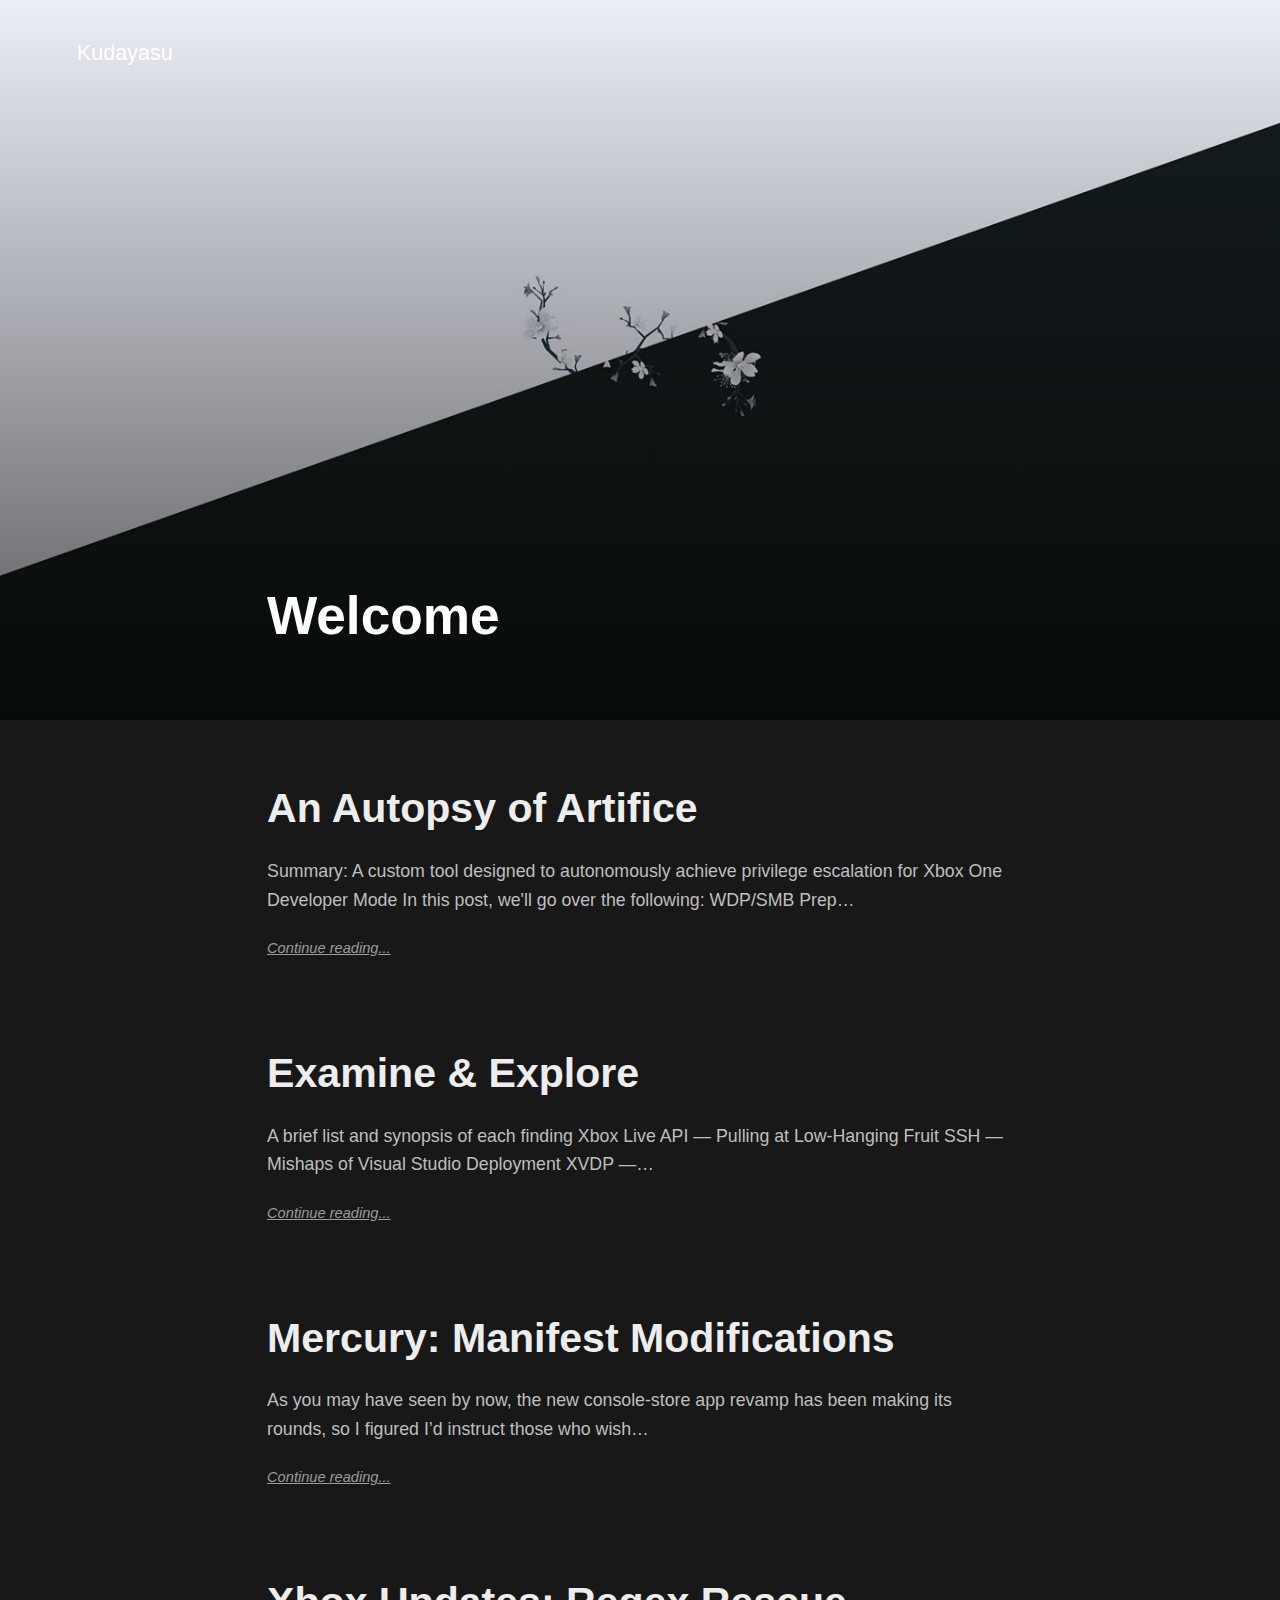
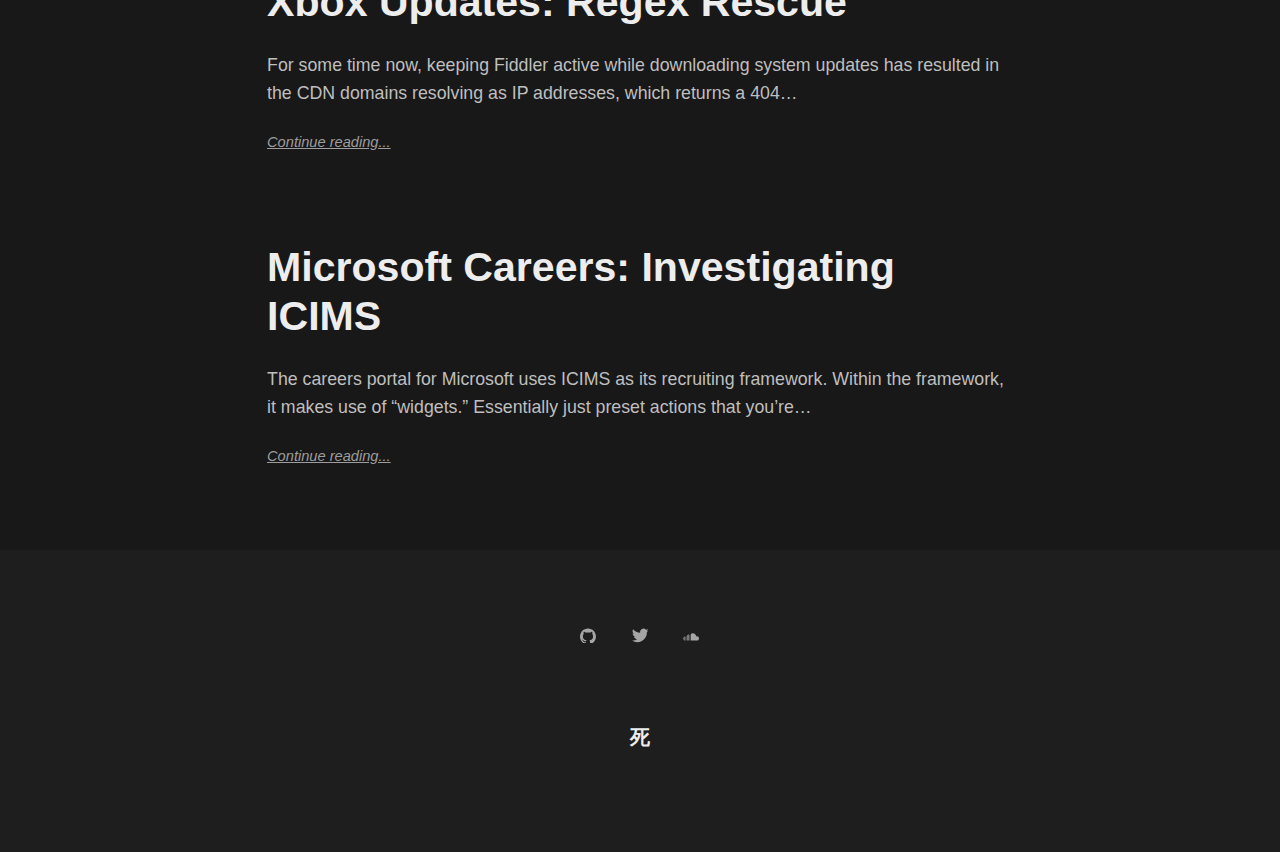
<file: index.html>
<!DOCTYPE html><html lang="en-us"><head><meta charset="utf-8"><meta http-equiv="X-UA-Compatible" content="IE=edge"><meta name="viewport" content="width=device-width,initial-scale=1"><title>Mirror of Solace</title><meta name="generator" content="Publii Open-Source CMS for Static Site"><link rel="canonical" href="./"><link rel="shortcut icon" href="./media/website/icons8-saturn-16.png" type="image/x-icon"><link rel="stylesheet" href="./assets/css/style.css?v=552c80d3ade3227114755b040844acd7"><script type="application/ld+json">{"@context":"http://schema.org","@type":"Organization","name":"Kudayasu","url":"./","sameAs":["https://github.com/Kudayasu","https://twitter.com/Kudayasu","https://soundcloud.com/kudayasu"]}</script><noscript><style>img[loading] {
                    opacity: 1;
                }</style></noscript></head><body><div class="site-container"><header class="top" id="js-header"><a class="logo" href="./">Kudayasu</a></header><main><div class="hero"><figure class="hero__image hero__image--overlay"><img src="./media/website/pxfuel.png" srcset="./media/website/responsive/pxfuel-xs.png 300w, ./media/website/responsive/pxfuel-sm.png 480w, ./media/website/responsive/pxfuel-md.png 768w, ./media/website/responsive/pxfuel-lg.png 1024w, ./media/website/responsive/pxfuel-xl.png 1360w, ./media/website/responsive/pxfuel-2xl.png 1600w" sizes="100vw" loading="eager" width="3840" height="2160" alt=""></figure><header class="hero__content"><div class="wrapper"><h1>Welcome</h1></div></header></div><div class="feed"><article class="feed__item"><header class="wrapper"><h2><a href="./an-autopsy-of-artifice/">An Autopsy of Artifice</a></h2></header><div class="wrapper"><p>Summary: A custom tool designed to autonomously achieve privilege escalation for Xbox One Developer Mode In this post, we'll go over the following: WDP/SMB Prep&hellip;</p><a href="./an-autopsy-of-artifice/" class="readmore feed__readmore">Continue reading...</a></div></article><article class="feed__item"><header class="wrapper"><h2><a href="./examine-and-explore/">Examine &amp; Explore</a></h2></header><div class="wrapper"><p>A brief list and synopsis of each finding Xbox Live API — Pulling at Low-Hanging Fruit SSH — Mishaps of Visual Studio Deployment XVDP —&hellip;</p><a href="./examine-and-explore/" class="readmore feed__readmore">Continue reading...</a></div></article><article class="feed__item"><header class="wrapper"><h2><a href="./modifying-mercurys-manifest/">Mercury: Manifest Modifications</a></h2></header><div class="wrapper"><p>As you may have seen by now, the new console-store app revamp has been making its rounds, so I figured I’d instruct those who wish&hellip;</p><a href="./modifying-mercurys-manifest/" class="readmore feed__readmore">Continue reading...</a></div></article><article class="feed__item"><header class="wrapper"><h2><a href="./xbox-devmode-updates-regex-rescue/">Xbox Updates: Regex Rescue</a></h2></header><div class="wrapper"><p>For some time now, keeping Fiddler active while downloading system updates has resulted in the CDN domains resolving as IP addresses, which returns a 404&hellip;</p><a href="./xbox-devmode-updates-regex-rescue/" class="readmore feed__readmore">Continue reading...</a></div></article><article class="feed__item"><header class="wrapper"><h2><a href="./microsoft-careers-internal-icims-intel/">Microsoft Careers: Investigating ICIMS</a></h2></header><div class="wrapper"><p>The careers portal for Microsoft uses ICIMS as its recruiting framework. Within the framework, it makes use of “widgets.” Essentially just preset actions that you’re&hellip;</p><a href="./microsoft-careers-internal-icims-intel/" class="readmore feed__readmore">Continue reading...</a></div></article></div></main><footer class="footer"><div class="footer__social"><a href="https://github.com/Kudayasu" aria-label="Facebook"><svg><use xlink:href="./assets/svg/svg-map.svg#facebook"/></svg> </a><a href="https://twitter.com/Kudayasu" aria-label="Twitter"><svg><use xlink:href="./assets/svg/svg-map.svg#twitter"/></svg> </a><a href="https://soundcloud.com/kudayasu" aria-label="Instagram"><svg><use xlink:href="./assets/svg/svg-map.svg#instagram"/></svg></a></div><div class="footer__copyright"><h5>死</h5></div><button onclick="backToTopFunction()" id="backToTop" class="footer__bttop" aria-label="Back to top" title="Back to top"><svg><use xlink:href="./assets/svg/svg-map.svg#toparrow"/></svg></button></footer></div><script defer="defer" src="./assets/js/scripts.min.js?v=f47c11534595205f20935f0db2a62a85"></script><script>window.publiiThemeMenuConfig={mobileMenuMode:'sidebar',animationSpeed:300,submenuWidth: 'auto',doubleClickTime:500,mobileMenuExpandableSubmenus:true,relatedContainerForOverlayMenuSelector:'.top'};</script><script>var images = document.querySelectorAll('img[loading]');
        for (var i = 0; i < images.length; i++) {
            if (images[i].complete) {
                images[i].classList.add('is-loaded');
            } else {
                images[i].addEventListener('load', function () {
                    this.classList.add('is-loaded');
                }, false);
            }
        }</script></body></html>
</file>
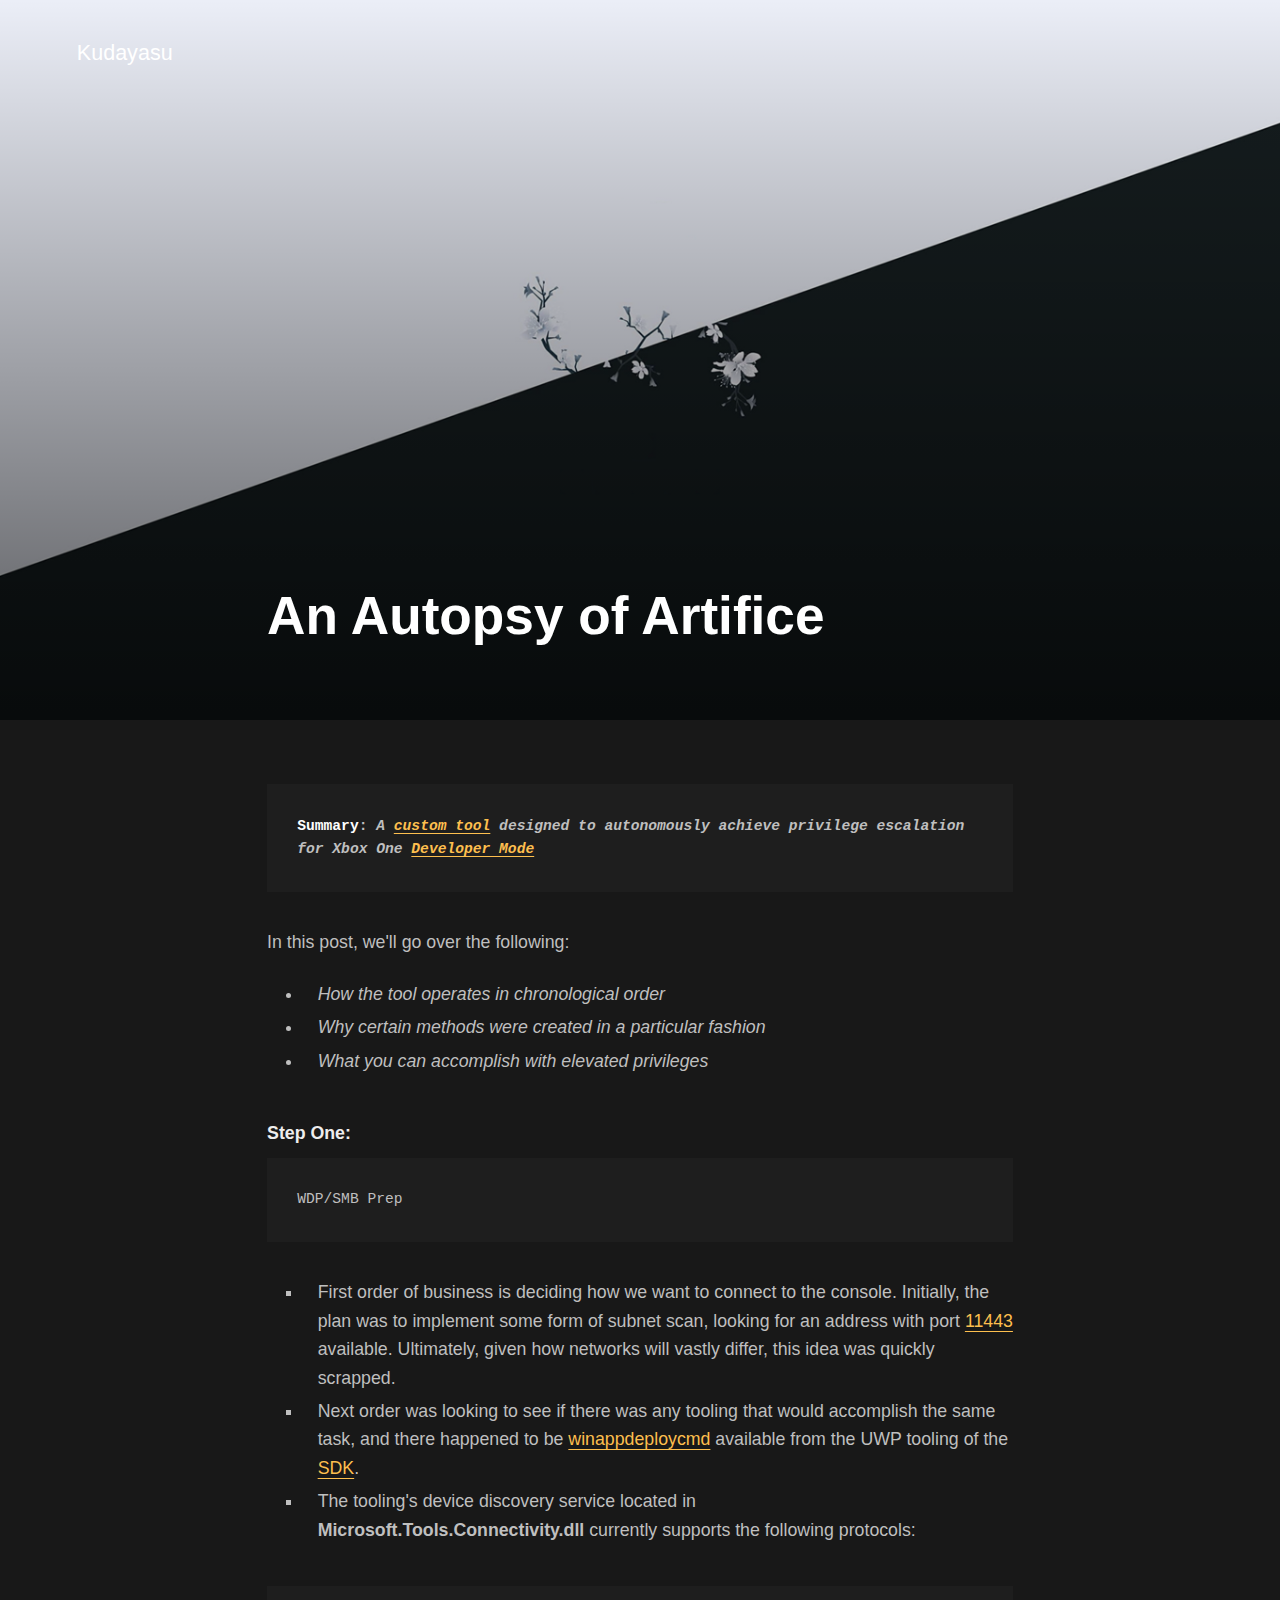
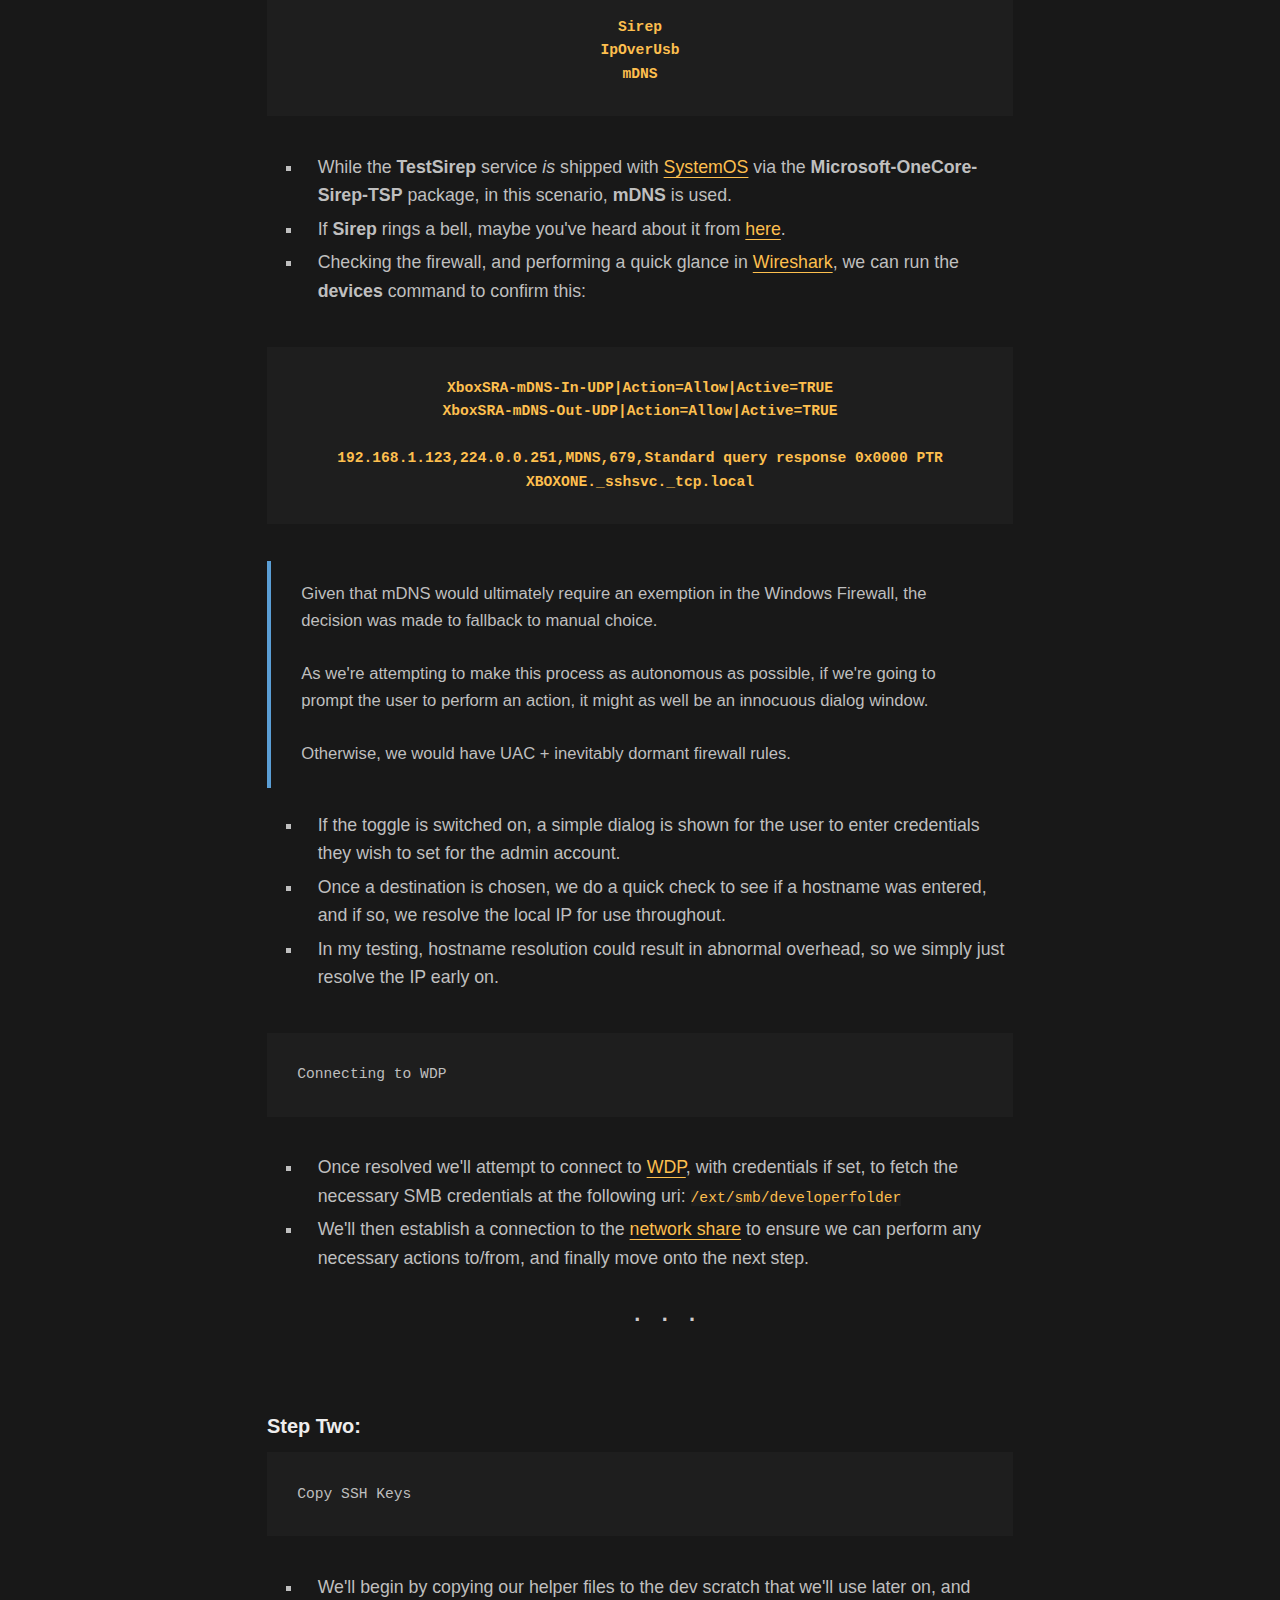
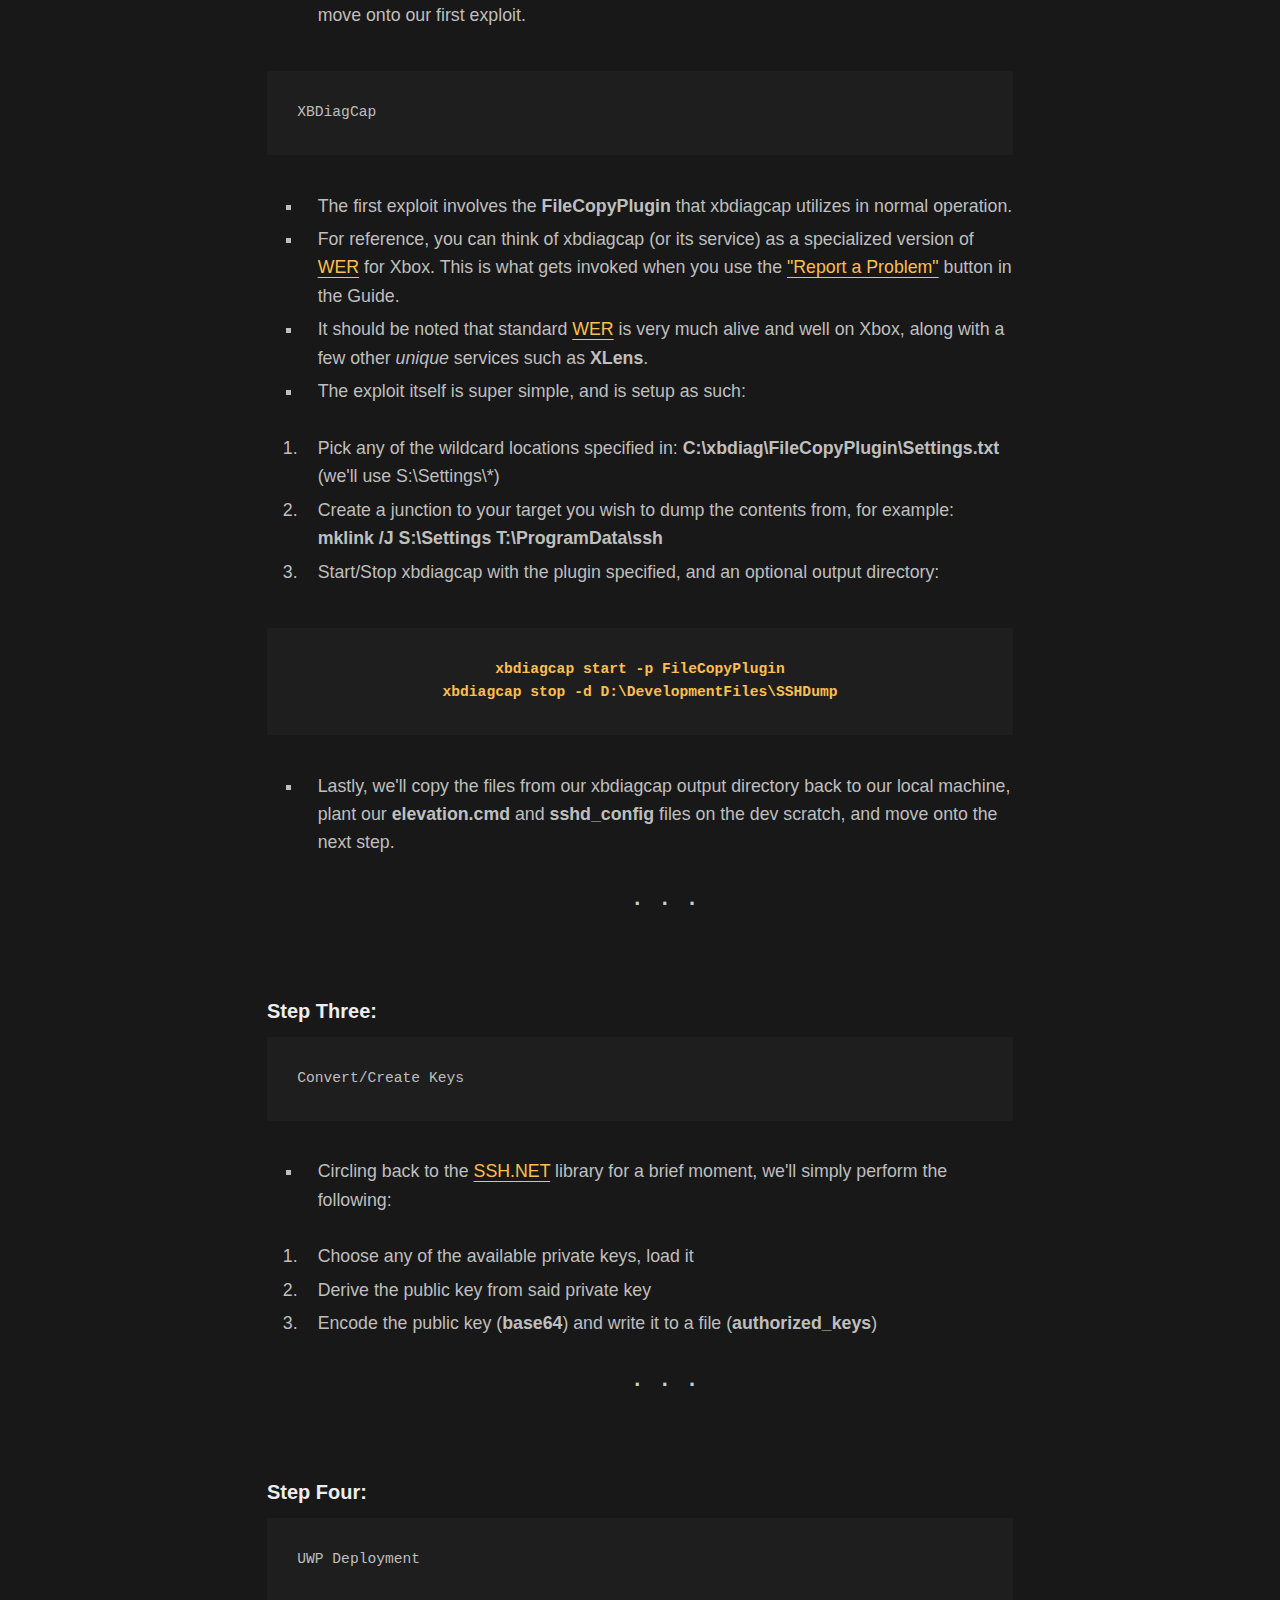
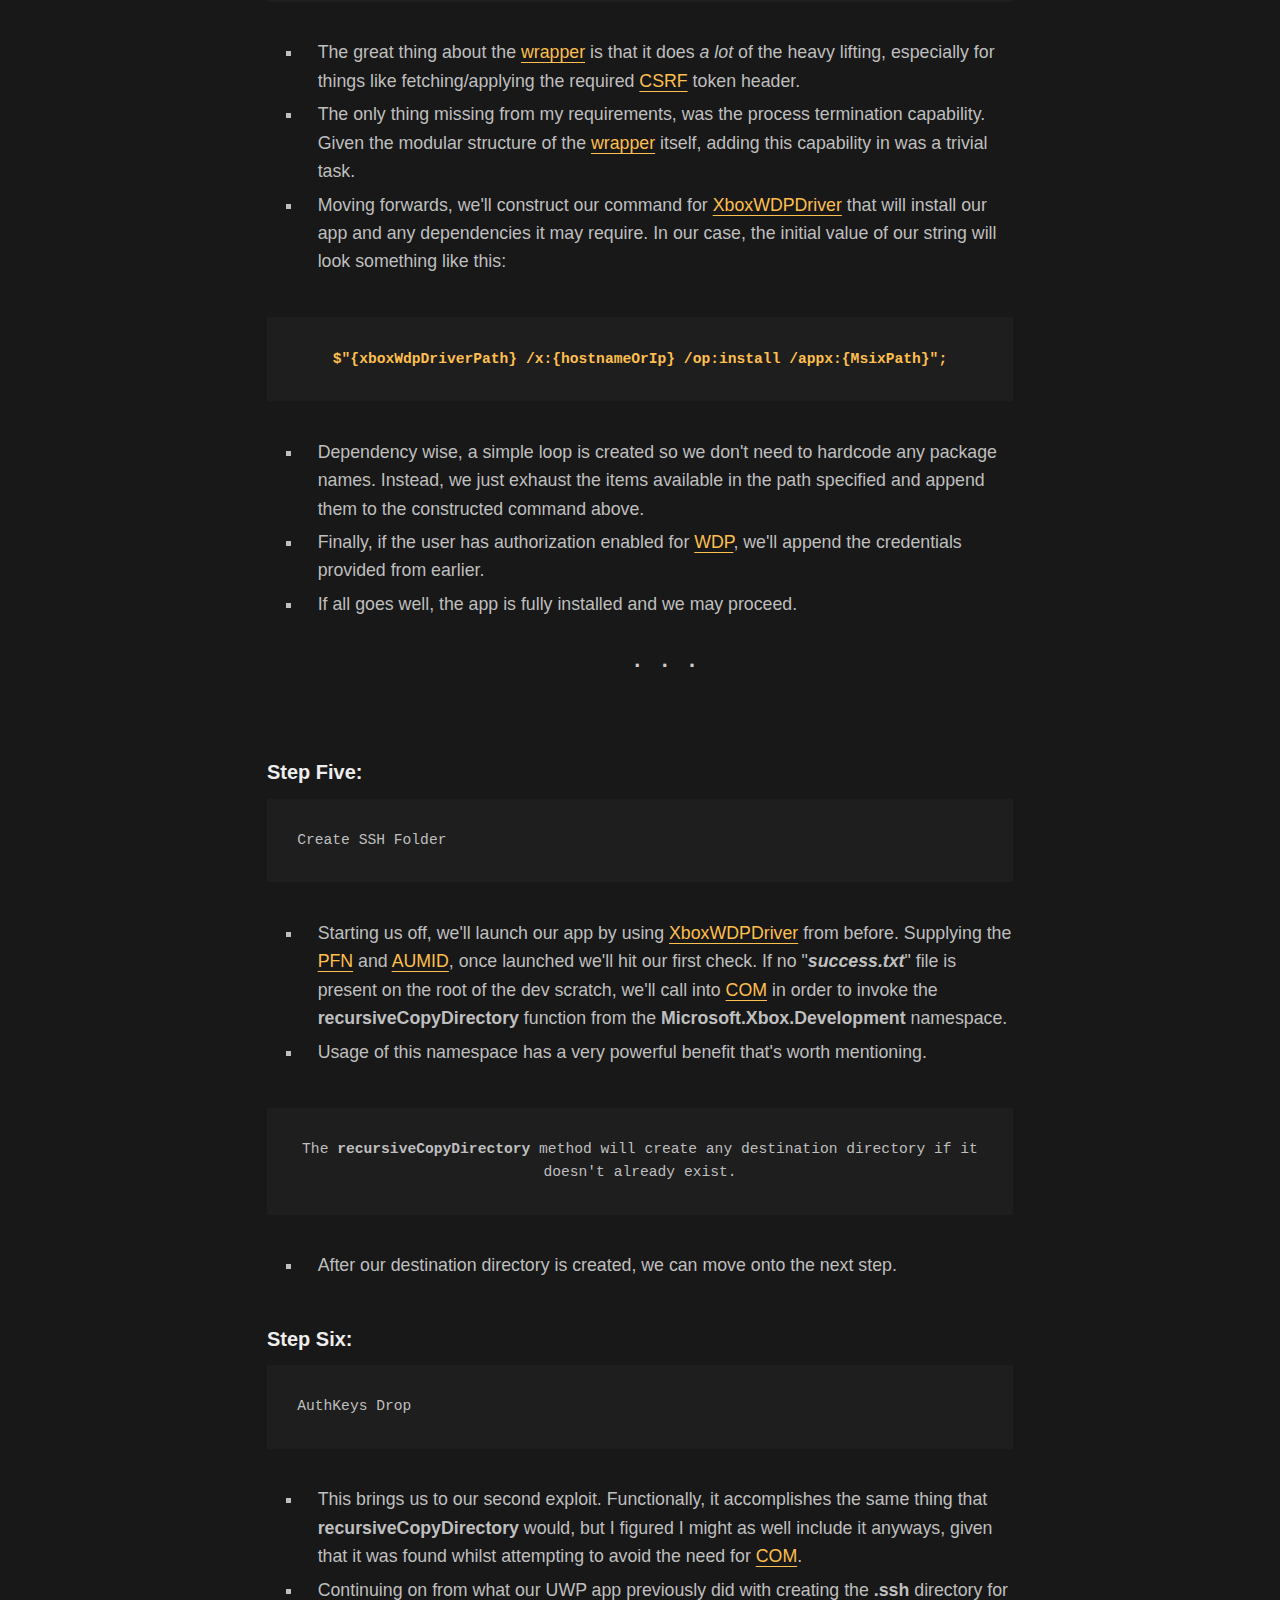
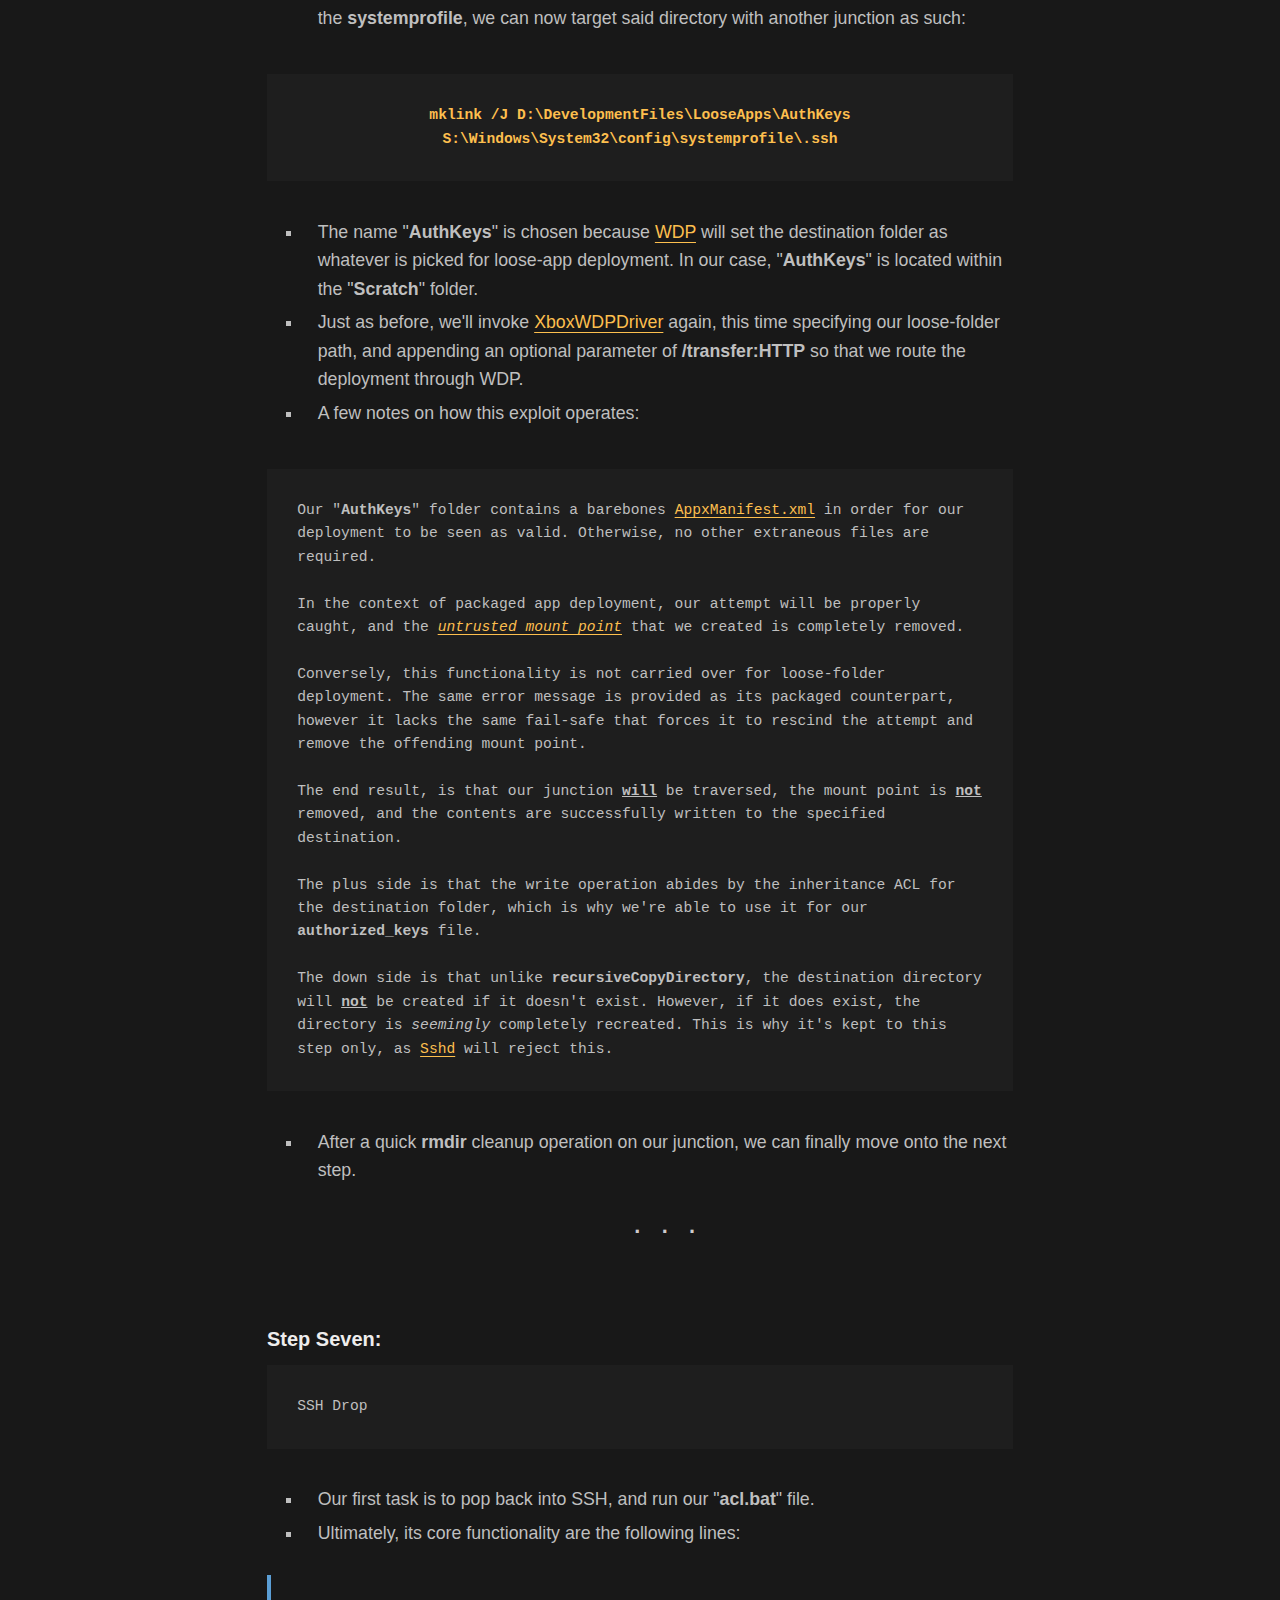
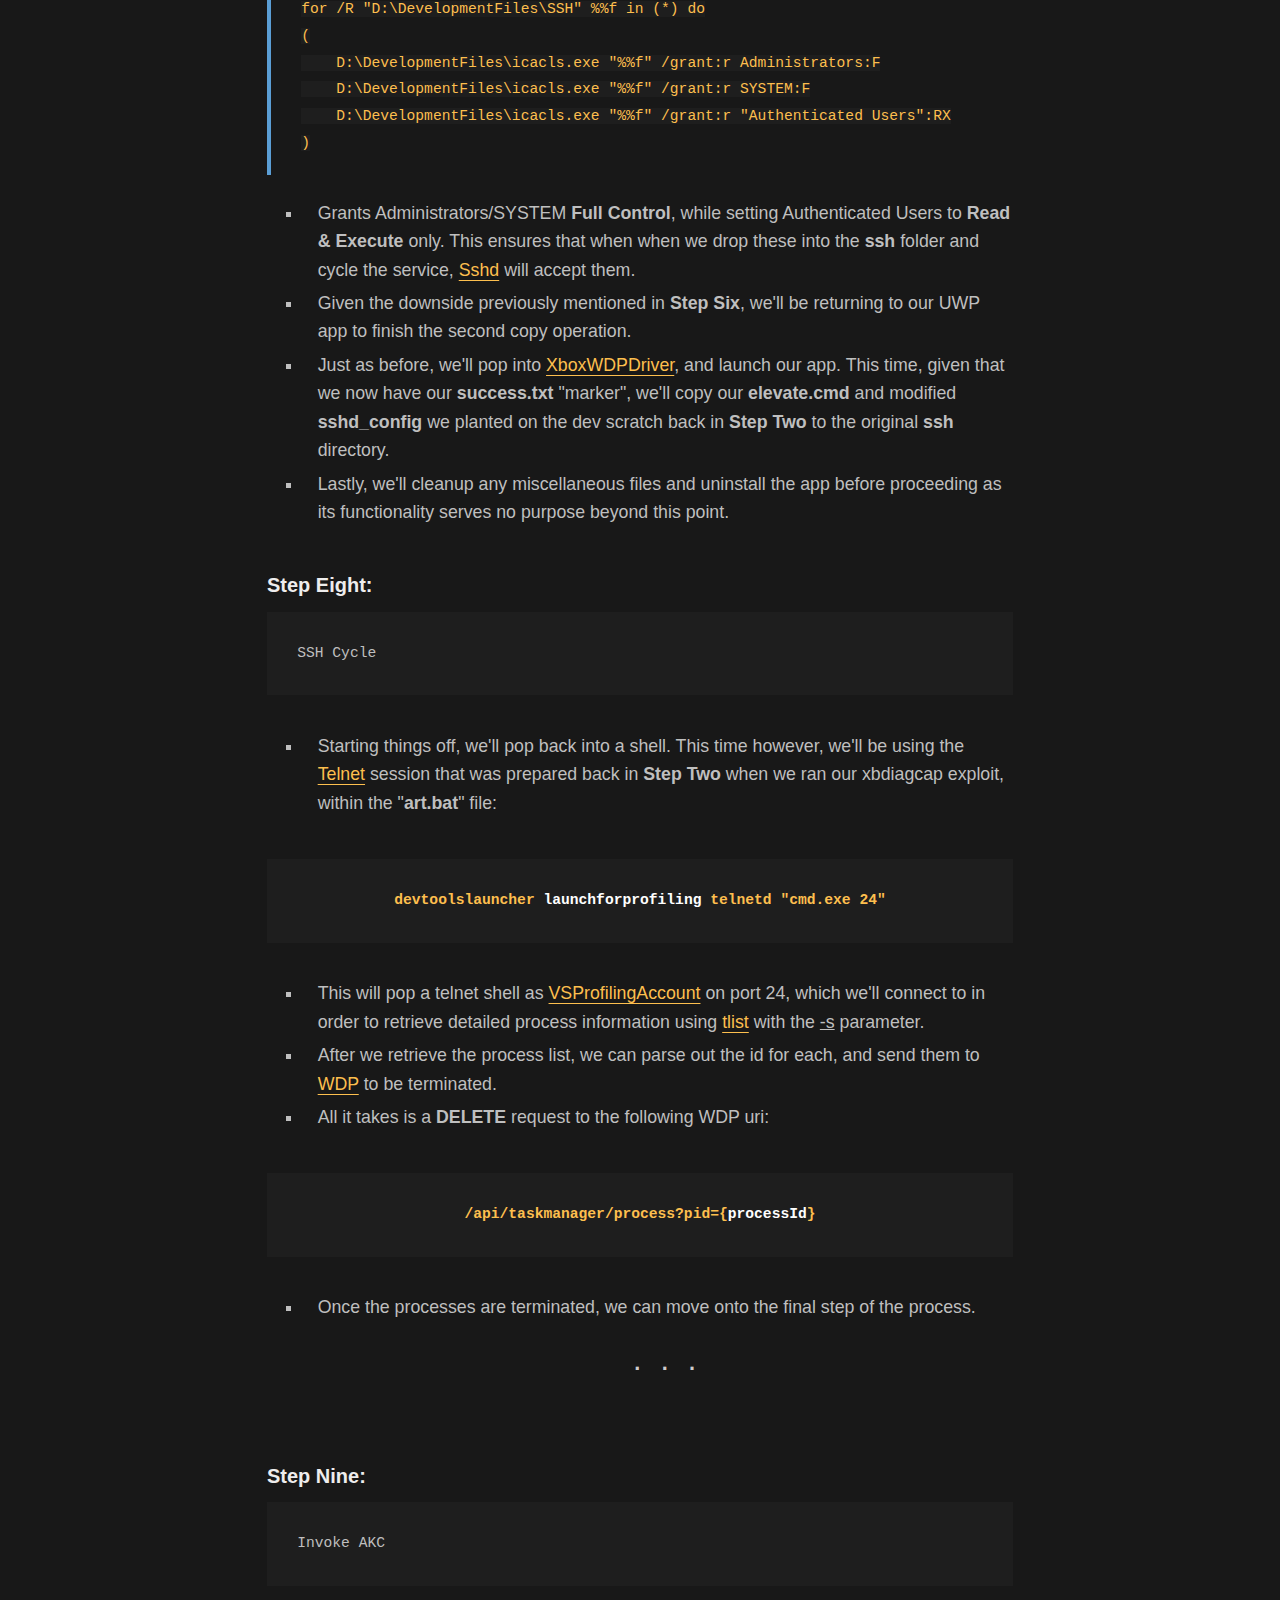
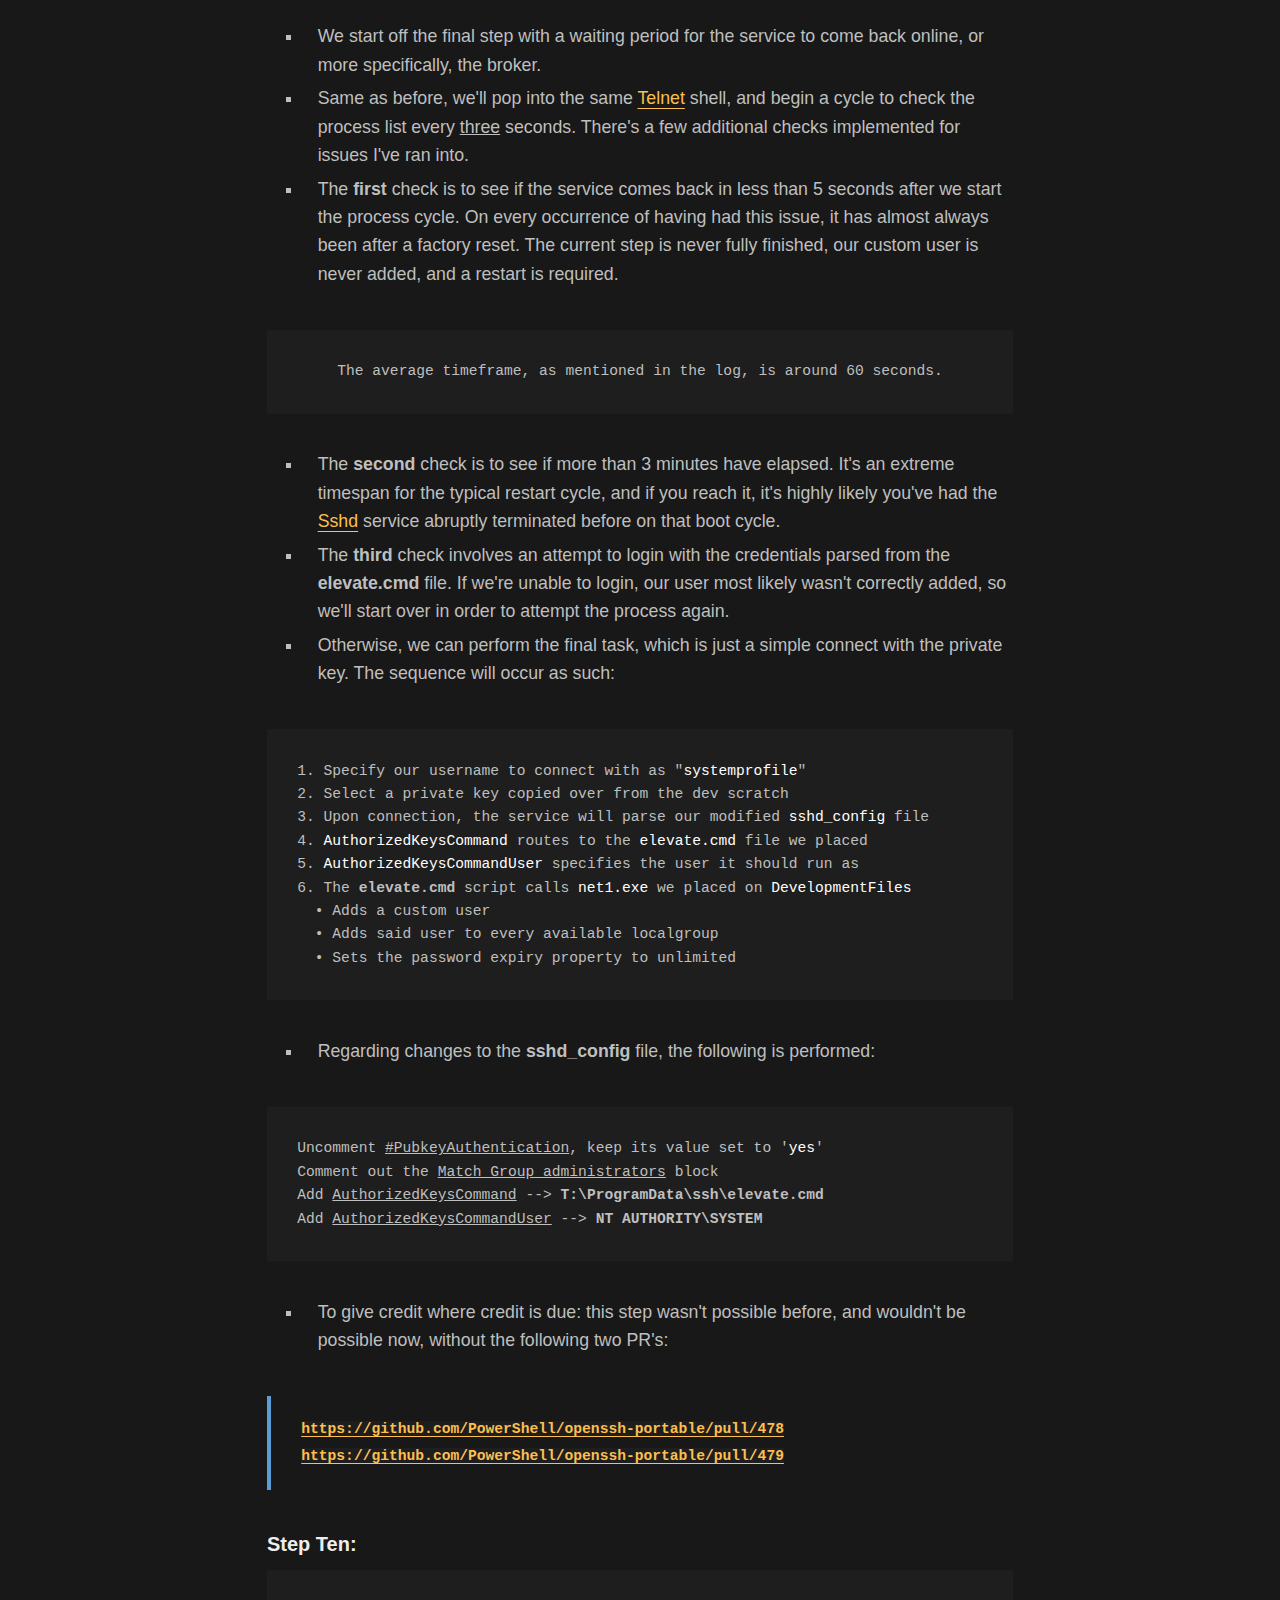
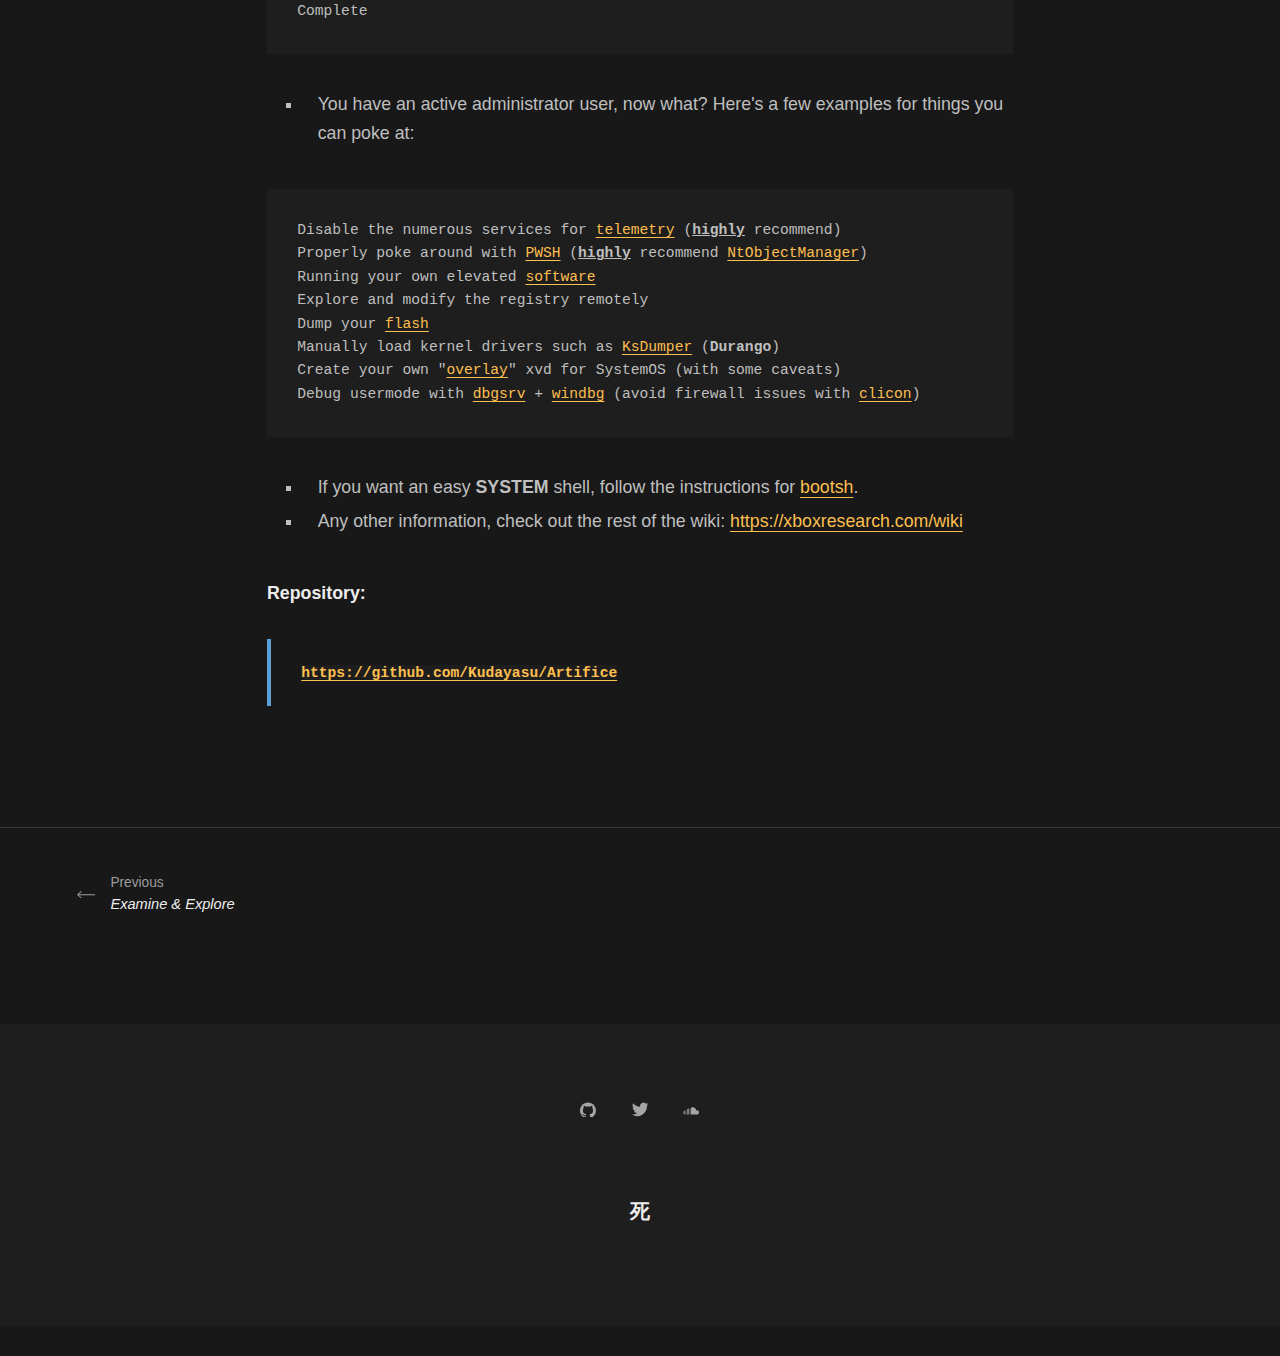
<file: an-autopsy-of-artifice/index.html>
<!DOCTYPE html><html lang="en-us"><head><meta charset="utf-8"><meta http-equiv="X-UA-Compatible" content="IE=edge"><meta name="viewport" content="width=device-width,initial-scale=1"><title>An Autopsy of Artifice - Kudayasu</title><meta name="description" content="Summary: A custom tool designed to autonomously achieve privilege escalation for Xbox One Developer Mode In this post, we'll go over the following: WDP/SMB Prep&hellip;"><meta name="generator" content="Publii Open-Source CMS for Static Site"><link rel="canonical" href="./../an-autopsy-of-artifice/"><link rel="shortcut icon" href="./../media/website/icons8-saturn-16.png" type="image/x-icon"><link rel="stylesheet" href="./../assets/css/style.css?v=552c80d3ade3227114755b040844acd7"><script type="application/ld+json">{"@context":"http://schema.org","@type":"Article","mainEntityOfPage":{"@type":"WebPage","@id":"./../an-autopsy-of-artifice/"},"headline":"An Autopsy of Artifice","datePublished":"2023-09-03T12:32","dateModified":"2023-09-11T22:09","description":"Summary: A custom tool designed to autonomously achieve privilege escalation for Xbox One Developer Mode In this post, we'll go over the following: WDP/SMB Prep&hellip;","author":{"@type":"Person","name":"Kuda","url":"./../authors/test/"},"publisher":{"@type":"Organization","name":"Kuda"}}</script><noscript><style>img[loading] {
                    opacity: 1;
                }</style></noscript></head><body><div class="site-container"><header class="top" id="js-header"><a class="logo" href="./../">Kudayasu</a></header><main><article class="post"><div class="hero"><figure class="hero__image hero__image--overlay"><img src="./../media/website/pxfuel.png" srcset="./../media/website/responsive/pxfuel-xs.png 300w, ./../media/website/responsive/pxfuel-sm.png 480w, ./../media/website/responsive/pxfuel-md.png 768w, ./../media/website/responsive/pxfuel-lg.png 1024w, ./../media/website/responsive/pxfuel-xl.png 1360w, ./../media/website/responsive/pxfuel-2xl.png 1600w" sizes="100vw" loading="eager" alt=""></figure><header class="hero__content"><div class="wrapper"><h1>An Autopsy of Artifice</h1></div></header></div><div class="wrapper post__entry"><pre><strong><span style="color: #ffffff;">Summary</span>: <em>A <a href="https://github.com/Kudayasu/Artifice">custom tool</a> designed to autonomously achieve privilege escalation for Xbox One <a href="https://learn.microsoft.com/en-us/windows/uwp/xbox-apps/devkit-activation">Developer Mode</a></em><em><br></em></strong></pre><p>In this post, we'll go over the following:</p><ul><li><em>How the tool operates in chronological order</em></li><li><em>Why certain methods were created in a particular fashion</em></li><li><em>What you can accomplish with elevated privileges</em></li></ul><h6>Step One:</h6><pre>WDP/SMB Prep</pre><ul style="list-style-type: square;"><li>First order of business is deciding how we want to connect to the console. Initially, the plan was to implement some form of subnet scan, looking for an address with port <a href="https://learn.microsoft.com/en-us/gaming/gdk/_content/gc/getstarted/config-dev-kit-software/configure-dev-network#additional-development-network-access-configuration-for-developing-microsoft-game-development-kit-gdk-titles-on-xbox-one">11443</a> available. Ultimately, given how networks will vastly differ, this idea was quickly scrapped.</li><li>Next order was looking to see if there was any tooling that would accomplish the same task, and there happened to be <a href="https://learn.microsoft.com/en-us/windows/uwp/packaging/install-universal-windows-apps-with-the-winappdeploycmd-tool">winappdeploycmd</a> available from the UWP tooling of the <a href="https://developer.microsoft.com/en-us/windows/downloads/windows-sdk/">SDK</a>.</li><li>The tooling's device discovery service located in <strong>Microsoft.Tools.Connectivity.dll</strong> currently supports the following protocols:</li></ul><pre class="align-center"><strong><code>Sirep</code></strong><br><strong><code>IpOverUsb</code></strong><br><strong><code>mDNS</code></strong></pre><ul style="list-style-type: square;"><li>While the <strong>TestSirep</strong> service <em>is </em>shipped with <a href="https://xboxresearch.com/wiki/xbox-operating-system">SystemOS</a> via the <strong>Microsoft-OneCore-Sirep-TSP</strong> package, in this scenario, <strong>mDNS</strong> is used.</li><li>If <strong>Sirep</strong> rings a bell, maybe you've heard about it from <a href="https://github.com/SafeBreach-Labs/SirepRAT">here</a>.</li><li>Checking the firewall, and performing a quick glance in <a href="https://www.wireshark.org">Wireshark</a>, we can run the <strong>devices</strong> command to confirm this:</li></ul><pre class="align-center"><strong><code>XboxSRA-mDNS-In-UDP|Action=Allow|Active=TRUE</code></strong><br><strong><code>XboxSRA-mDNS-Out-UDP|Action=Allow|Active=TRUE<br><br>192.168.1.123,224.0.0.251,MDNS,679,Standard query response 0x0000 PTR XBOXONE._sshsvc._tcp.local</code></strong></pre><address class="msg msg--info align-left">Given that mDNS would ultimately require an exemption in the Windows Firewall, the decision was made to fallback to manual choice.<br><br>As we're attempting to make this process as autonomous as possible, if we're going to prompt the user to perform an action, it might as well be an innocuous dialog window.<br><br>Otherwise, we would have UAC + inevitably dormant firewall rules.</address><ul style="list-style-type: square;"><li>If the toggle is switched on, a simple dialog is shown for the user to enter credentials they wish to set for the admin account.</li><li>Once a destination is chosen, we do a quick check to see if a hostname was entered, and if so, we resolve the local IP for use throughout.</li><li>In my testing, hostname resolution could result in abnormal overhead, so we simply just resolve the IP early on.</li></ul><pre>Connecting to WDP</pre><ul style="list-style-type: square;"><li class="align-left">Once resolved we'll attempt to connect to <a href="https://learn.microsoft.com/en-us/windows/uwp/debug-test-perf/device-portal">WDP</a>, with credentials if set, to fetch the necessary SMB credentials at the following uri: <code>/ext/smb/developerfolder</code></li><li>We'll then establish a connection to the <a href="https://github.com/microsoft/WindowsDevicePortalWrapper/blob/main/Samples/XboxWdpDriver/NetworkShare.cs">network share</a> to ensure we can perform any necessary actions to/from, and finally move onto the next step.<hr></li></ul><h6><span style="font-family: var(--font-base); font-size: 1.125em; letter-spacing: var(--letter-spacing);">Step Two</span><span style="color: var(--headings-color); font-family: var(--font-base); font-size: 1.125em; font-weight: var(--font-weight-bold); letter-spacing: var(--letter-spacing);">:</span></h6><pre>Copy SSH Keys</pre><ul style="list-style-type: square;"><li>We'll begin by copying our helper files to the dev scratch that we'll use later on, and move onto our first exploit.</li></ul><pre>XBDiagCap</pre><ul style="list-style-type: square;"><li>The first exploit involves the <strong>FileCopyPlugin</strong> that xbdiagcap utilizes in normal operation.</li><li>For reference, you can think of xbdiagcap (or its service) as a specialized version of <a href="https://en.wikipedia.org/wiki/Windows_Error_Reporting">WER</a> for Xbox. This is what gets invoked when you use the <a href="https://support.xbox.com/en-US/help/account-profile/manage-account/xbox-insider-hub-report-a-problem">"Report a Problem"</a> button in the Guide.</li><li>It should be noted that standard <a href="https://en.wikipedia.org/wiki/Windows_Error_Reporting">WER</a> is very much alive and well on Xbox, along with a few other <em>unique </em>services such as <strong>XLens</strong>.</li><li>The exploit itself is super simple, and is setup as such:</li></ul><ol><li>Pick any of the wildcard locations specified in: <strong>C:\xbdiag\FileCopyPlugin\Settings.txt</strong> (we'll use S:\Settings\*)</li><li>Create a junction to your target you wish to dump the contents from, for example: <strong>mklink /J S:\Settings T:\ProgramData\ssh</strong></li><li>Start/Stop xbdiagcap with the plugin specified, and an optional output directory:</li></ol><pre class="align-center"><strong><code>xbdiagcap start -p FileCopyPlugin</code></strong><br><strong><code>xbdiagcap stop -d D:\DevelopmentFiles\SSHDump</code></strong></pre><ul style="list-style-type: square;"><li>Lastly, we'll copy the files from our xbdiagcap output directory back to our local machine, plant our <strong>elevation.cmd</strong> and <strong>sshd_config</strong> files on the dev scratch, and move onto the next step.<hr></li></ul><h6><span style="font-family: var(--font-base); font-size: 1.125em; letter-spacing: var(--letter-spacing);">Step Three</span><span style="color: var(--headings-color); font-family: var(--font-base); font-size: 1.125em; font-weight: var(--font-weight-bold); letter-spacing: var(--letter-spacing);">:</span></h6><pre>Convert/Create Keys</pre><ul style="list-style-type: square;"><li>Circling back to the <a href="https://github.com/sshnet/SSH.NET">SSH.NET</a> library for a brief moment, we'll simply perform the following:</li></ul><ol><li>Choose any of the available private keys, load it</li><li>Derive the public key from said private key</li><li>Encode the public key (<strong>base64</strong>) and write it to a file (<strong>authorized_keys</strong>)<hr></li></ol><h6><span style="font-family: var(--font-base); font-size: 1.125em; letter-spacing: var(--letter-spacing);">Step Four</span><span style="color: var(--headings-color); font-family: var(--font-base); font-size: 1.125em; font-weight: var(--font-weight-bold); letter-spacing: var(--letter-spacing);">:</span></h6><pre>UWP Deployment</pre><ul style="list-style-type: square;"><li>The great thing about the <a href="https://github.com/microsoft/WindowsDevicePortalWrapper">wrapper</a> is that it does<em> a lot </em>of the heavy lifting, especially for things like fetching/applying the required <a href="https://github.com/microsoft/WindowsDevicePortalWrapper/blob/main/WindowsDevicePortalWrapper/WindowsDevicePortalWrapper.Shared/HttpRest/HttpHeadersHelper.cs#L123">CSRF</a> token header.</li><li>The only thing missing from my requirements, was the process termination capability. Given the modular structure of the <a href="https://github.com/microsoft/WindowsDevicePortalWrapper">wrapper</a> itself, adding this capability in was a trivial task.</li><li>Moving forwards, we'll construct our command for <a href="https://github.com/microsoft/WindowsDevicePortalWrapper/tree/main/Samples/XboxWdpDriver">XboxWDPDriver</a> that will install our app and any dependencies it may require. In our case, the initial value of our string will look something like this:</li></ul><pre class="align-center"><strong><code>$"{xboxWdpDriverPath} /x:{hostnameOrIp} /op:install /appx:{MsixPath}";</code></strong></pre><ul style="list-style-type: square;"><li>Dependency wise, a simple loop is created so we don't need to hardcode any package names. Instead, we just exhaust the items available in the path specified and append them to the constructed command above.</li><li>Finally, if the user has authorization enabled for <a href="https://learn.microsoft.com/en-us/windows/uwp/debug-test-perf/device-portal">WDP</a>, we'll append the credentials provided from earlier.</li><li>If all goes well, the app is fully installed and we may proceed.<hr></li></ul><h6><span style="font-family: var(--font-base); font-size: 1.125em; letter-spacing: var(--letter-spacing);">Step Five:</span></h6><pre>Create SSH Folder</pre><ul style="list-style-type: square;"><li>Starting us off, we'll launch our app by using <a href="https://github.com/microsoft/WindowsDevicePortalWrapper/tree/main/Samples/XboxWdpDriver">XboxWDPDriver</a> from before. Supplying the <a href="https://learn.microsoft.com/en-us/windows/apps/desktop/modernize/package-identity-overview#package-full-name">PFN</a> and <a href="https://learn.microsoft.com/en-us/windows/win32/shell/appids">AUMID</a>, once launched we'll hit our first check. If no "<strong><em>success.txt</em></strong>" file is present on the root of the dev scratch, we'll call into <a href="https://learn.microsoft.com/en-us/windows/win32/com/component-object-model--com--portal">COM</a> in order to invoke the <strong>recursiveCopyDirectory</strong> function from the <strong>Microsoft.Xbox.Development</strong> namespace.</li><li>Usage of this namespace has a very powerful benefit that's worth mentioning.</li></ul><pre class="align-center">The <strong>recursiveCopyDirectory</strong> method will create any destination directory if it doesn't already exist.</pre><ul style="list-style-type: square;"><li>After our destination directory is created, we can move onto the next step.</li></ul><h6><span style="font-family: var(--font-base); font-size: 1.125em; letter-spacing: var(--letter-spacing);">Step Six:</span></h6><pre>AuthKeys Drop</pre><ul style="list-style-type: square;"><li>This brings us to our second exploit. Functionally, it accomplishes the same thing that <strong>recursiveCopyDirectory</strong> would, but I figured I might as well include it anyways, given that it was found whilst attempting to avoid the need for <a href="https://learn.microsoft.com/en-us/windows/win32/com/component-object-model--com--portal">COM</a>.</li><li class="align-left">Continuing on from what our UWP app previously did with creating the <strong>.ssh</strong> directory for the <strong>systemprofile</strong>, we can now target said directory with another junction as such:</li></ul><pre class="align-center"><strong><code>mklink /J D:\DevelopmentFiles\LooseApps\AuthKeys S:\Windows\System32\config\systemprofile\.ssh</code></strong></pre><ul style="list-style-type: square;"><li>The name "<strong>AuthKeys</strong>" is chosen because <a href="https://learn.microsoft.com/en-us/windows/uwp/debug-test-perf/device-portal">WDP</a> will set the destination folder as whatever is picked for loose-app deployment. In our case, "<strong>AuthKeys</strong>" is located within the "<strong>Scratch</strong>" folder. </li><li>Just as before, we'll invoke <a href="https://github.com/microsoft/WindowsDevicePortalWrapper/tree/main/Samples/XboxWdpDriver">XboxWDPDriver</a> again, this time specifying our loose-folder path, and appending an optional parameter of <strong>/transfer:HTTP</strong> so that we route the deployment through WDP.</li><li>A few notes on how this exploit operates:</li></ul><pre class="align-left">Our "<strong>AuthKeys</strong>" folder contains a barebones <a href="https://learn.microsoft.com/en-us/uwp/schemas/appxpackage/appx-package-manifest">AppxManifest.xml</a> in order for our deployment to be seen as valid. Otherwise, no other extraneous files are required.<br><br>In the context of packaged app deployment, our attempt will be properly caught, and the <em><a href="https://unit42.paloaltonetworks.com/junctions-windows-redirection-trust-mitigation">untrusted mount point</a></em> that we created is completely removed.<br><br>Conversely, this functionality is not carried over for loose-folder deployment. The same error message is provided as its packaged counterpart, however it lacks the same fail-safe that forces it to rescind the attempt and remove the offending mount point.<br><br>The end result, is that our junction <strong><span style="text-decoration: underline;">will</span></strong><em> </em>be traversed, the mount point is <strong><span style="text-decoration: underline;">not</span></strong><em> </em>removed, and the contents are successfully written to the specified destination.<br><br>The plus side is that the write operation abides by the inheritance ACL for the destination folder, which is why we're able to use it for our <strong>authorized_keys</strong> file.<br><br>The down side is that unlike <strong>recursiveCopyDirectory</strong>, the destination directory will <strong><span style="text-decoration: underline;">not</span></strong> be created if it doesn't exist. However, if it does exist, the directory is <em>seemingly</em> completely recreated. This is why it's kept to this step only, as <a href="https://learn.microsoft.com/en-us/windows-server/administration/openssh/openssh_overview">Sshd</a> will reject this.</pre><ul style="list-style-type: square;"><li>After a quick <strong>rmdir</strong> cleanup operation on our junction, we can finally move onto the next step.<hr></li></ul><h6><span style="font-family: var(--font-base); font-size: 1.125em; letter-spacing: var(--letter-spacing);">Step Seven:</span></h6><pre>SSH Drop</pre><ul style="list-style-type: square;"><li>Our first task is to pop back into SSH, and run our "<strong>acl.bat</strong>" file.</li><li>Ultimately, its core functionality are the following lines:</li></ul><p class="msg msg--info"><code>for /R "D:\DevelopmentFiles\SSH" %%f in (*) do<br>(</code><br><code>    D:\DevelopmentFiles\icacls.exe "%%f" /grant:r Administrators:F</code><br><code>    D:\DevelopmentFiles\icacls.exe "%%f" /grant:r SYSTEM:F</code><br><code>    D:\DevelopmentFiles\icacls.exe "%%f" /grant:r "Authenticated Users":RX</code><br><code>)</code></p><ul style="list-style-type: square;"><li>Grants Administrators/SYSTEM <strong>Full Control</strong>, while setting Authenticated Users to <strong>Read &amp; Execute</strong> only. This ensures that when when we drop these into the <strong>ssh</strong> folder and cycle the service, <a href="https://learn.microsoft.com/en-us/windows-server/administration/openssh/openssh_overview">Sshd</a> will accept them.</li><li>Given the downside previously mentioned in <strong>Step Six</strong>, we'll be returning to our UWP app to finish the second copy operation.</li><li>Just as before, we'll pop into <a href="https://github.com/microsoft/WindowsDevicePortalWrapper/tree/main/Samples/XboxWdpDriver">XboxWDPDriver</a>, and launch our app. This time, given that we now have our <strong>success.txt</strong> "marker", we'll copy our <strong>elevate.cmd</strong> and modified <strong>sshd_config </strong>we planted on the dev scratch back in <strong>Step Two</strong> to the original <strong>ssh</strong> directory. </li><li>Lastly, we'll cleanup any miscellaneous files and uninstall the app before proceeding as its functionality serves no purpose beyond this point.</li></ul><h6><span style="font-family: var(--font-base); font-size: 1.125em; letter-spacing: var(--letter-spacing);">Step Eight:</span></h6><pre>SSH Cycle</pre><ul style="list-style-type: square;"><li>Starting things off, we'll pop back into a shell. This time however, we'll be using the <a href="https://github.com/9swampy/Telnet">Telnet</a> session that was prepared back in <strong>Step Two</strong> when we ran our xbdiagcap exploit, within the "<strong>art.bat</strong>" file:</li></ul><pre class="align-center"><strong><code>devtoolslauncher <span style="color: #ffffff;">launchforprofiling</span> telnetd "cmd.exe 24"</code></strong></pre><ul style="list-style-type: square;"><li>This will pop a telnet shell as <a href="https://xboxresearch.com/wiki/exploits/devmode-priv-escalation-vsprofiling">VSProfilingAccount</a> on port 24, which we'll connect to in order to retrieve detailed process information using <a href="https://learn.microsoft.com/en-us/windows-hardware/drivers/debugger/tlist">tlist</a> with the <span style="text-decoration: underline;">-s</span> parameter.</li><li>After we retrieve the process list, we can parse out the id for each, and send them to <a href="https://learn.microsoft.com/en-us/windows/uwp/debug-test-perf/device-portal">WDP</a> to be terminated.</li><li>All it takes is a <strong>DELETE</strong> request to the following WDP uri:</li></ul><pre class="align-center"><strong><code>/api/taskmanager/process?pid={<span style="color: #ffffff;">processId</span>}</code></strong></pre><ul style="list-style-type: square;"><li>Once the processes are terminated, we can move onto the final step of the process.<hr></li></ul><h6><span style="font-family: var(--font-base); font-size: 1.125em; letter-spacing: var(--letter-spacing);">Step Nine:</span></h6><pre>Invoke AKC</pre><ul style="list-style-type: square;"><li>We start off the final step with a waiting period for the service to come back online, or more specifically, the broker. </li><li>Same as before, we'll pop into the same <a href="https://github.com/9swampy/Telnet">Telnet</a> shell, and begin a cycle to check the process list every <span style="text-decoration: underline;">three</span> seconds. There's a few additional checks implemented for issues I've ran into.</li><li>The <strong>first</strong> check is to see if the service comes back in less than 5 seconds after we start the process cycle. On every occurrence of having had this issue, it has almost always been after a factory reset. The current step is never fully finished, our custom user is never added, and a restart is required.</li></ul><pre class="align-center">The average timeframe, as mentioned in the log, is around 60 seconds.</pre><ul style="list-style-type: square;"><li>The <strong>second</strong> check is to see if more than 3 minutes have elapsed. It's an extreme timespan for the typical restart cycle, and if you reach it, it's highly likely you've had the <a href="https://learn.microsoft.com/en-us/windows-server/administration/openssh/openssh_overview">Sshd</a> service abruptly terminated before on that boot cycle. </li><li>The <strong>third</strong> check involves an attempt to login with the credentials parsed from the <strong>elevate.cmd</strong> file. If we're unable to login, our user most likely wasn't correctly added, so we'll start over in order to attempt the process again.</li><li>Otherwise, we can perform the final task, which is just a simple connect with the private key. The sequence will occur as such:</li></ul><pre class="align-left">1. Specify our username to connect with as "<span style="color: #ffffff;">systemprofile</span>"<br>2. Select a private key copied over from the dev scratch<br>3. Upon connection, the service will parse our modified <span style="color: #ffffff;">sshd_config</span> file<br>4. <span style="color: #ffffff;">AuthorizedKeysCommand</span> routes to the <span style="color: #ffffff;">elevate.cmd</span> file we placed<br>5. <span style="color: #ffffff;">AuthorizedKeysCommandUser</span> specifies the user it should run as<br>6. The <strong>elevate.cmd</strong> script calls <span style="color: #ffffff;">net1.exe</span> we placed on <span style="color: #ffffff;">DevelopmentFiles</span><br>  • Adds a custom user<br>  • Adds said user to every available localgroup<br>  • Sets the password expiry property to unlimited</pre><ul style="list-style-type: square;"><li>Regarding changes to the <strong>sshd_config</strong> file, the following is performed:</li></ul><pre>Uncomment <span style="text-decoration: underline;">#PubkeyAuthentication</span>, keep its value set to '<span style="color: #ffffff;">yes</span>'<br>Comment out the <span style="text-decoration: underline;">Match Group administrators</span> block<br>Add <span style="text-decoration: underline;">AuthorizedKeysCommand</span> --&gt; <strong>T:\ProgramData\ssh\elevate.cmd</strong><br>Add <span style="text-decoration: underline;">AuthorizedKeysCommandUser</span> --&gt; <strong>NT AUTHORITY\SYSTEM</strong></pre><ul style="list-style-type: square;"><li>To give credit where credit is due: this step wasn't possible before, and wouldn't be possible now, without the following two PR's:</li></ul><pre class="msg msg--info"><strong><code><a href="https://github.com/PowerShell/openssh-portable/pull/478">https://github.com/PowerShell/openssh-portable/pull/478</a></code></strong><br><strong><code><a href="https://github.com/PowerShell/openssh-portable/pull/479">https://github.com/PowerShell/openssh-portable/pull/479</a></code></strong></pre><h6><strong style="font-family: var(--font-base); font-size: 1.125em; letter-spacing: var(--letter-spacing);">Step Ten:</strong></h6><pre>Complete</pre><ul style="list-style-type: square;"><li>You have an active administrator user, now what? Here's a few examples for things you can poke at:</li></ul><pre class="align-left">Disable the numerous services for <a href="https://github.com/xboxoneresearch/XboxDevModeBatchScripts/blob/main/removetelemetry.bat">telemetry</a> (<span style="text-decoration: underline;"><strong>highly</strong></span> recommend)<br>Properly poke around with <a href="https://github.com/PowerShell/PowerShell">PWSH</a> (<span style="text-decoration: underline;"><strong>highly</strong></span> recommend <a href="https://www.powershellgallery.com/packages/NtObjectManager">NtObjectManager</a>)<br>Running your own elevated <a href="https://xboxresearch.com/wiki/installing-compatible-software">software</a><br>Explore and modify the registry remotely<br>Dump your <a href="https://github.com/TitleOS/QuantumTunnel">flash</a><br>Manually load kernel drivers such as <a href="https://github.com/EquiFox/KsDumper">KsDumper</a> (<strong>Durango</strong>)<br>Create your own "<a href="https://xboxresearch.com/wiki/exploits/devmode-systemxvd-read-write">overlay</a>" xvd for SystemOS (with some caveats)<br>Debug usermode with <a href="https://learn.microsoft.com/en-us/windows-hardware/drivers/debugger/debugger-download-tools#install-debugging-tools-for-windows">dbgsrv</a> + <a href="https://learn.microsoft.com/en-us/windows-hardware/drivers/debugger">windbg</a> (avoid firewall issues with <a href="https://learn.microsoft.com/en-us/windows-hardware/drivers/debugger/activating-a-process-server">clicon</a>) </pre><ul style="list-style-type: square;"><li>If you want an easy <strong>SYSTEM</strong> shell, follow the instructions for <a href="https://xboxresearch.com/wiki/exploits/devmode-priv-escalation-vsprofiling">bootsh</a>.</li><li>Any other information, check out the rest of the wiki: <a href="https://xboxresearch.com/wiki">https://xboxresearch.com/wiki</a></li></ul><h6><strong>Repository:</strong><br><br></h6><p class="msg msg--info"><strong><code><a href="https://github.com/Kudayasu/Artifice">https://github.com/Kudayasu/Artifice</a></code></strong></p></div><footer class="wrapper post__footer"><div class="post__share"></div></footer></article><nav class="post__nav"><div class="post__nav-inner"><div class="post__nav-prev"><svg width="1.041em" height="0.416em" aria-hidden="true"><use xlink:href="./../assets/svg/svg-map.svg#arrow-prev"/></svg> <a href="./../examine-and-explore/" class="post__nav-link" rel="prev"><span>Previous</span> Examine &amp; Explore</a></div></div></nav></main><footer class="footer"><div class="footer__social"><a href="https://github.com/Kudayasu" aria-label="Facebook"><svg><use xlink:href="./../assets/svg/svg-map.svg#facebook"/></svg> </a><a href="https://twitter.com/Kudayasu" aria-label="Twitter"><svg><use xlink:href="./../assets/svg/svg-map.svg#twitter"/></svg> </a><a href="https://soundcloud.com/kudayasu" aria-label="Instagram"><svg><use xlink:href="./../assets/svg/svg-map.svg#instagram"/></svg></a></div><div class="footer__copyright"><h5>死</h5></div><button onclick="backToTopFunction()" id="backToTop" class="footer__bttop" aria-label="Back to top" title="Back to top"><svg><use xlink:href="./../assets/svg/svg-map.svg#toparrow"/></svg></button></footer></div><script defer="defer" src="./../assets/js/scripts.min.js?v=f47c11534595205f20935f0db2a62a85"></script><script>window.publiiThemeMenuConfig={mobileMenuMode:'sidebar',animationSpeed:300,submenuWidth: 'auto',doubleClickTime:500,mobileMenuExpandableSubmenus:true,relatedContainerForOverlayMenuSelector:'.top'};</script><script>var images = document.querySelectorAll('img[loading]');
        for (var i = 0; i < images.length; i++) {
            if (images[i].complete) {
                images[i].classList.add('is-loaded');
            } else {
                images[i].addEventListener('load', function () {
                    this.classList.add('is-loaded');
                }, false);
            }
        }</script></body></html>
</file>
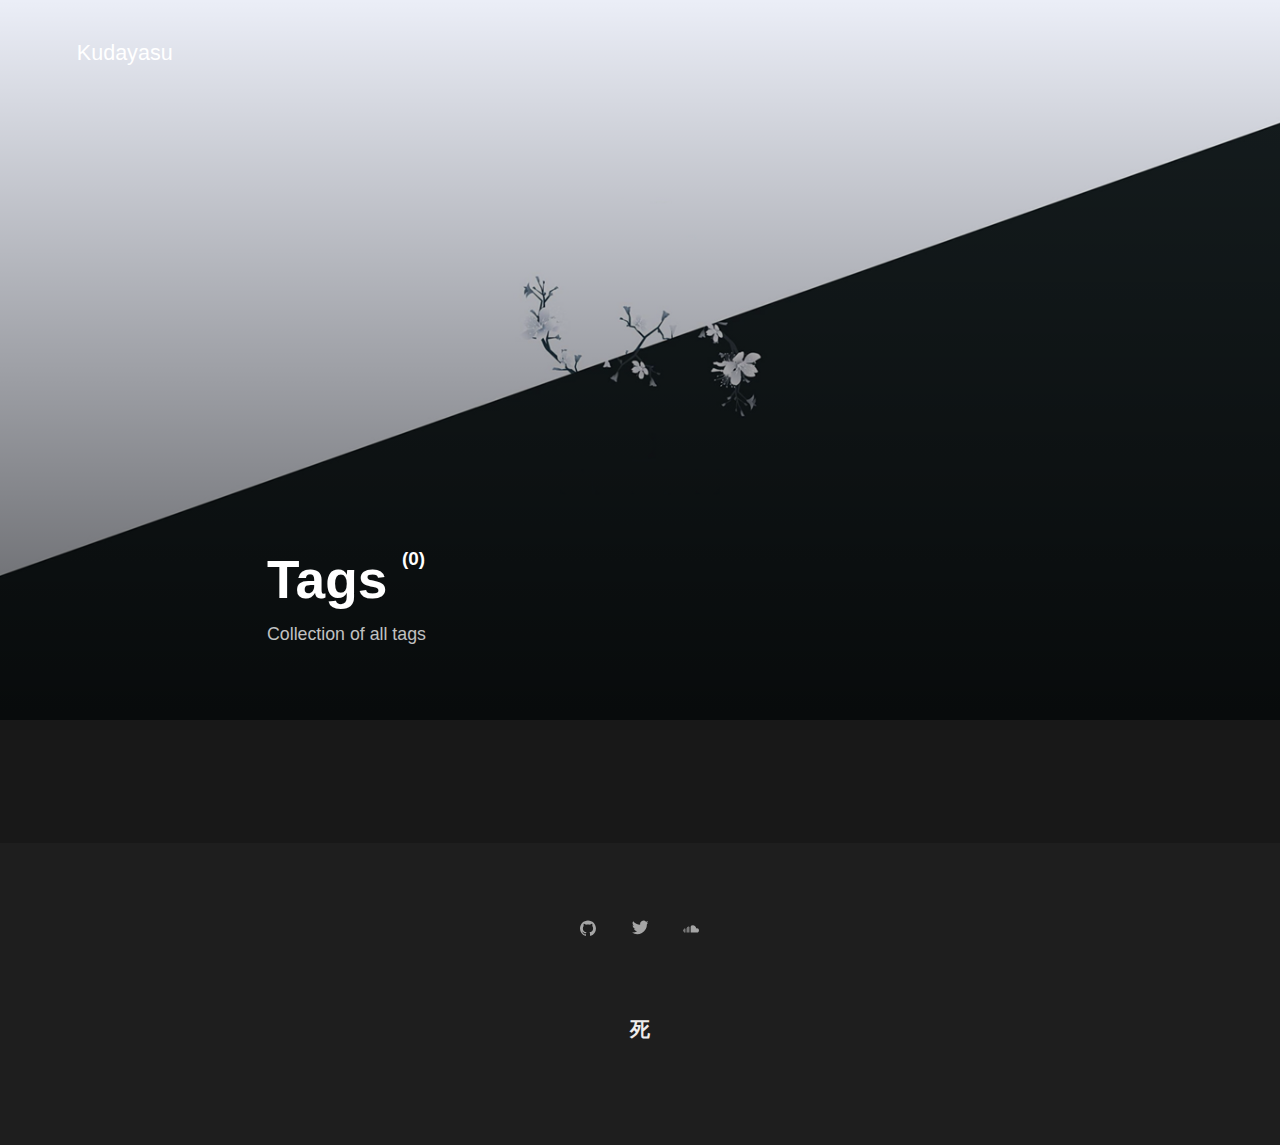
<file: tags/index.html>
<!DOCTYPE html><html lang="en-us"><head><meta charset="utf-8"><meta http-equiv="X-UA-Compatible" content="IE=edge"><meta name="viewport" content="width=device-width,initial-scale=1"><title>All tags - Kudayasu</title><meta name="robots" content="noindex, follow"><meta name="generator" content="Publii Open-Source CMS for Static Site"><link rel="shortcut icon" href="./../media/website/icons8-saturn-16.png" type="image/x-icon"><link rel="stylesheet" href="./../assets/css/style.css?v=552c80d3ade3227114755b040844acd7"><script type="application/ld+json">{"@context":"http://schema.org","@type":"Organization","name":"Kudayasu","url":"./../","sameAs":["https://github.com/Kudayasu","https://twitter.com/Kudayasu","https://soundcloud.com/kudayasu"]}</script><noscript><style>img[loading] {
                    opacity: 1;
                }</style></noscript></head><body><div class="site-container"><header class="top" id="js-header"><a class="logo" href="./../">Kudayasu</a></header><main class="page page--tags"><div class="hero"><figure class="hero__image hero__image--overlay"><img src="./../media/website/pxfuel.png" srcset="./../media/website/responsive/pxfuel-xs.png 300w, ./../media/website/responsive/pxfuel-sm.png 480w, ./../media/website/responsive/pxfuel-md.png 768w, ./../media/website/responsive/pxfuel-lg.png 1024w, ./../media/website/responsive/pxfuel-xl.png 1360w, ./../media/website/responsive/pxfuel-2xl.png 1600w" sizes="100vw" loading="eager" width="3840" height="2160" alt=""></figure><header class="hero__content"><div class="wrapper"><h1>Tags <sup>(0)</sup></h1><p>Collection of all tags</p></div></header></div><div class="wrapper"><ul class="feed feed--grid"></ul></div></main><footer class="footer"><div class="footer__social"><a href="https://github.com/Kudayasu" aria-label="Facebook"><svg><use xlink:href="./../assets/svg/svg-map.svg#facebook"/></svg> </a><a href="https://twitter.com/Kudayasu" aria-label="Twitter"><svg><use xlink:href="./../assets/svg/svg-map.svg#twitter"/></svg> </a><a href="https://soundcloud.com/kudayasu" aria-label="Instagram"><svg><use xlink:href="./../assets/svg/svg-map.svg#instagram"/></svg></a></div><div class="footer__copyright"><h5>死</h5></div><button onclick="backToTopFunction()" id="backToTop" class="footer__bttop" aria-label="Back to top" title="Back to top"><svg><use xlink:href="./../assets/svg/svg-map.svg#toparrow"/></svg></button></footer></div><script defer="defer" src="./../assets/js/scripts.min.js?v=f47c11534595205f20935f0db2a62a85"></script><script>window.publiiThemeMenuConfig={mobileMenuMode:'sidebar',animationSpeed:300,submenuWidth: 'auto',doubleClickTime:500,mobileMenuExpandableSubmenus:true,relatedContainerForOverlayMenuSelector:'.top'};</script><script>var images = document.querySelectorAll('img[loading]');
        for (var i = 0; i < images.length; i++) {
            if (images[i].complete) {
                images[i].classList.add('is-loaded');
            } else {
                images[i].addEventListener('load', function () {
                    this.classList.add('is-loaded');
                }, false);
            }
        }</script></body></html>
</file>
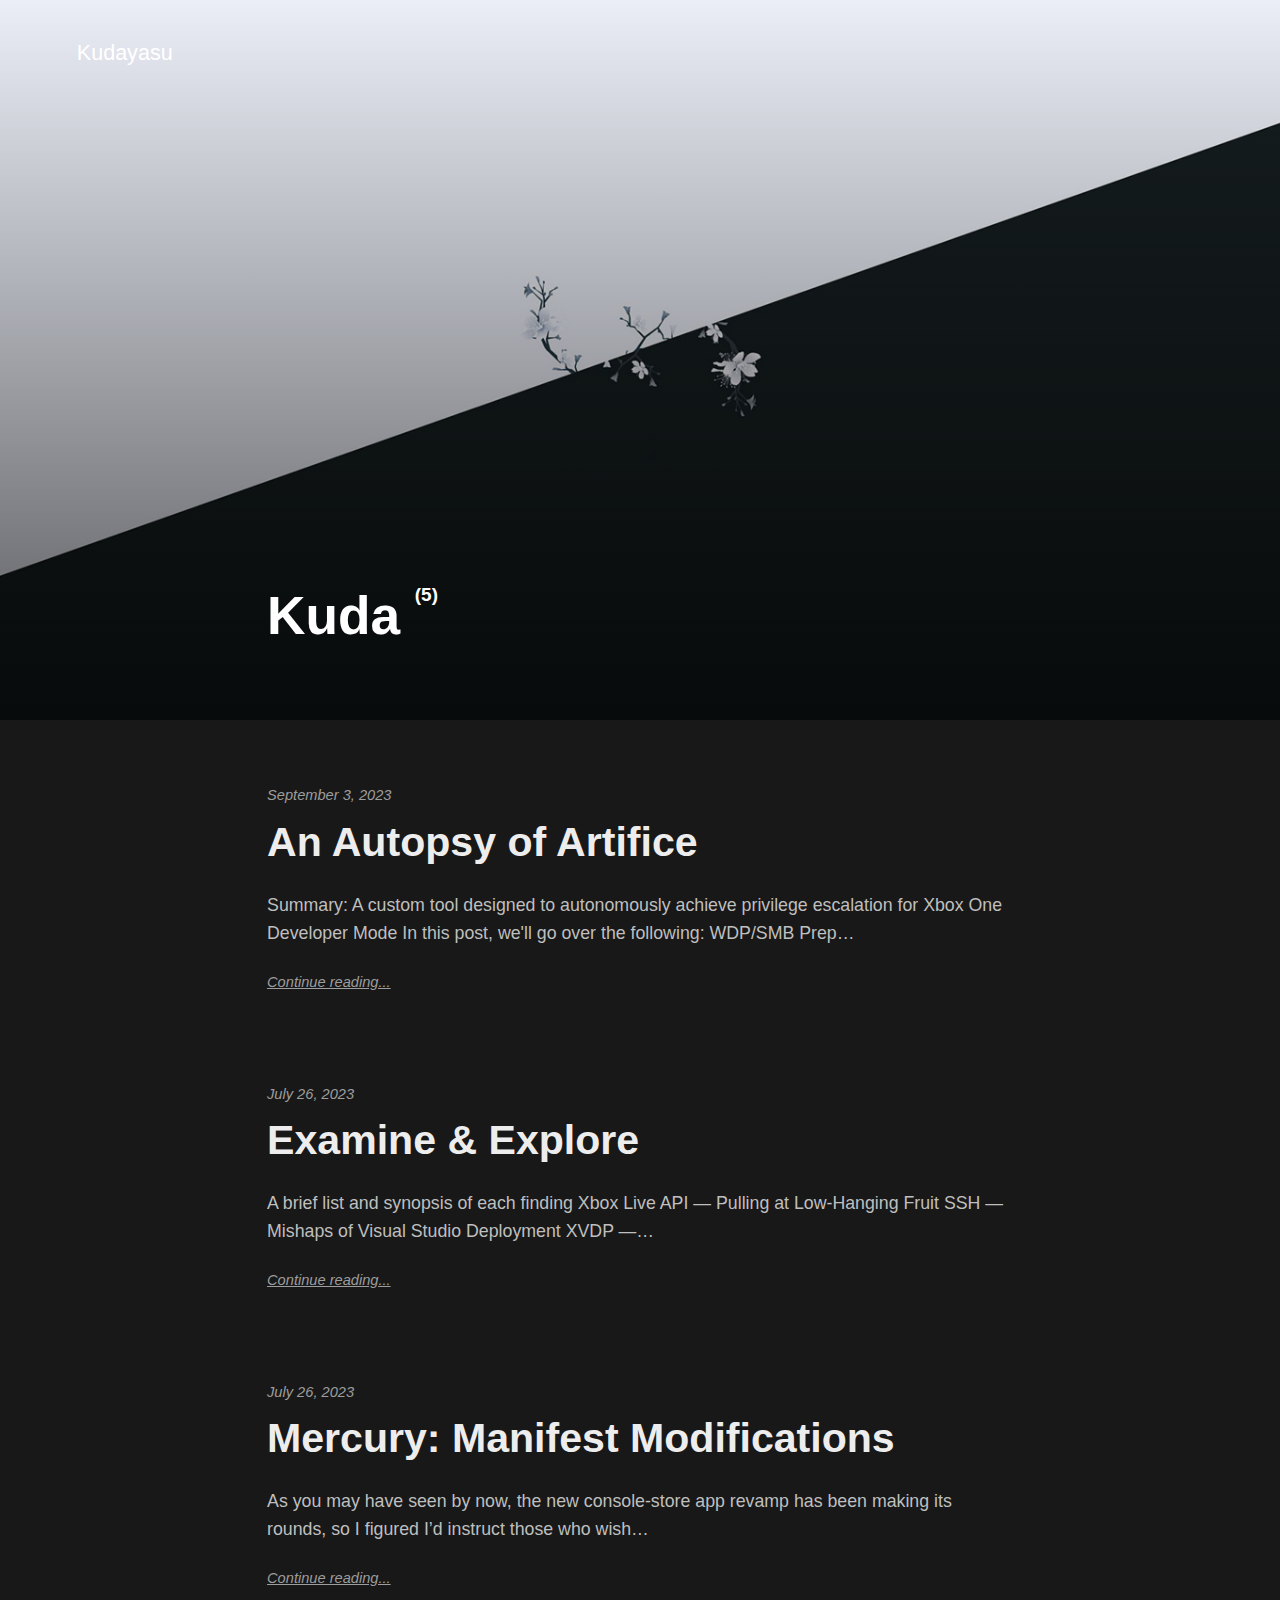
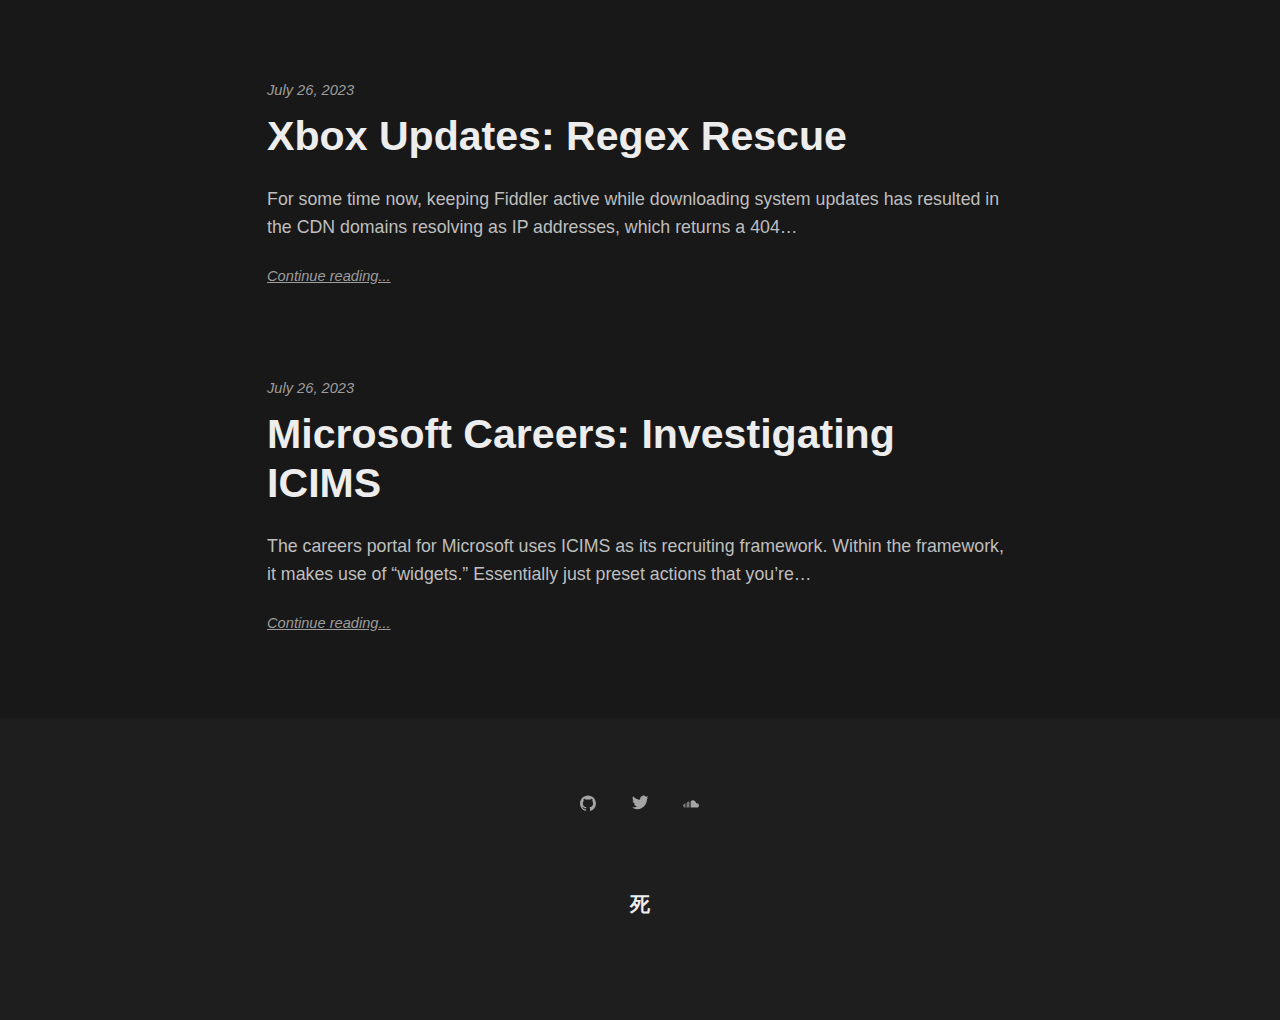
<file: authors/test/index.html>
<!DOCTYPE html><html lang="en-us"><head><meta charset="utf-8"><meta http-equiv="X-UA-Compatible" content="IE=edge"><meta name="viewport" content="width=device-width,initial-scale=1"><title>Author: Kuda - Kudayasu</title><meta name="robots" content="noindex, follow"><meta name="generator" content="Publii Open-Source CMS for Static Site"><link rel="shortcut icon" href="./../../media/website/icons8-saturn-16.png" type="image/x-icon"><link rel="stylesheet" href="./../../assets/css/style.css?v=552c80d3ade3227114755b040844acd7"><script type="application/ld+json">{"@context":"http://schema.org","@type":"Organization","name":"Kudayasu","url":"./../../","sameAs":["https://github.com/Kudayasu","https://twitter.com/Kudayasu","https://soundcloud.com/kudayasu"]}</script><noscript><style>img[loading] {
                    opacity: 1;
                }</style></noscript></head><body><div class="site-container"><header class="top" id="js-header"><a class="logo" href="./../../">Kudayasu</a></header><main class="page page--author"><div class="hero"><figure class="hero__image hero__image--overlay"><img src="./../../media/website/pxfuel.png" srcset="./../../media/website/responsive/pxfuel-xs.png 300w, ./../../media/website/responsive/pxfuel-sm.png 480w, ./../../media/website/responsive/pxfuel-md.png 768w, ./../../media/website/responsive/pxfuel-lg.png 1024w, ./../../media/website/responsive/pxfuel-xl.png 1360w, ./../../media/website/responsive/pxfuel-2xl.png 1600w" sizes="100vw" loading="eager" width="3840" height="2160" alt=""></figure><div class="hero__content"><div class="wrapper"><h1>Kuda <sup>(5)</sup></h1></div></div></div><div class="feed"><article class="feed__item"><header class="wrapper"><div class="feed__meta"><time datetime="2023-09-03T12:32" class="feed__date">September 3, 2023</time></div><h2><a href="./../../an-autopsy-of-artifice/">An Autopsy of Artifice</a></h2></header><div class="wrapper"><p>Summary: A custom tool designed to autonomously achieve privilege escalation for Xbox One Developer Mode In this post, we'll go over the following: WDP/SMB Prep&hellip;</p><a href="./../../an-autopsy-of-artifice/" class="readmore feed__readmore">Continue reading...</a></div></article><article class="feed__item"><header class="wrapper"><div class="feed__meta"><time datetime="2023-07-26T12:06" class="feed__date">July 26, 2023</time></div><h2><a href="./../../examine-and-explore/">Examine &amp; Explore</a></h2></header><div class="wrapper"><p>A brief list and synopsis of each finding Xbox Live API — Pulling at Low-Hanging Fruit SSH — Mishaps of Visual Studio Deployment XVDP —&hellip;</p><a href="./../../examine-and-explore/" class="readmore feed__readmore">Continue reading...</a></div></article><article class="feed__item"><header class="wrapper"><div class="feed__meta"><time datetime="2023-07-26T01:02" class="feed__date">July 26, 2023</time></div><h2><a href="./../../modifying-mercurys-manifest/">Mercury: Manifest Modifications</a></h2></header><div class="wrapper"><p>As you may have seen by now, the new console-store app revamp has been making its rounds, so I figured I’d instruct those who wish&hellip;</p><a href="./../../modifying-mercurys-manifest/" class="readmore feed__readmore">Continue reading...</a></div></article><article class="feed__item"><header class="wrapper"><div class="feed__meta"><time datetime="2023-07-26T00:58" class="feed__date">July 26, 2023</time></div><h2><a href="./../../xbox-devmode-updates-regex-rescue/">Xbox Updates: Regex Rescue</a></h2></header><div class="wrapper"><p>For some time now, keeping Fiddler active while downloading system updates has resulted in the CDN domains resolving as IP addresses, which returns a 404&hellip;</p><a href="./../../xbox-devmode-updates-regex-rescue/" class="readmore feed__readmore">Continue reading...</a></div></article><article class="feed__item"><header class="wrapper"><div class="feed__meta"><time datetime="2023-07-26T00:54" class="feed__date">July 26, 2023</time></div><h2><a href="./../../microsoft-careers-internal-icims-intel/">Microsoft Careers: Investigating ICIMS</a></h2></header><div class="wrapper"><p>The careers portal for Microsoft uses ICIMS as its recruiting framework. Within the framework, it makes use of “widgets.” Essentially just preset actions that you’re&hellip;</p><a href="./../../microsoft-careers-internal-icims-intel/" class="readmore feed__readmore">Continue reading...</a></div></article></div></main><footer class="footer"><div class="footer__social"><a href="https://github.com/Kudayasu" aria-label="Facebook"><svg><use xlink:href="./../../assets/svg/svg-map.svg#facebook"/></svg> </a><a href="https://twitter.com/Kudayasu" aria-label="Twitter"><svg><use xlink:href="./../../assets/svg/svg-map.svg#twitter"/></svg> </a><a href="https://soundcloud.com/kudayasu" aria-label="Instagram"><svg><use xlink:href="./../../assets/svg/svg-map.svg#instagram"/></svg></a></div><div class="footer__copyright"><h5>死</h5></div><button onclick="backToTopFunction()" id="backToTop" class="footer__bttop" aria-label="Back to top" title="Back to top"><svg><use xlink:href="./../../assets/svg/svg-map.svg#toparrow"/></svg></button></footer></div><script defer="defer" src="./../../assets/js/scripts.min.js?v=f47c11534595205f20935f0db2a62a85"></script><script>window.publiiThemeMenuConfig={mobileMenuMode:'sidebar',animationSpeed:300,submenuWidth: 'auto',doubleClickTime:500,mobileMenuExpandableSubmenus:true,relatedContainerForOverlayMenuSelector:'.top'};</script><script>var images = document.querySelectorAll('img[loading]');
        for (var i = 0; i < images.length; i++) {
            if (images[i].complete) {
                images[i].classList.add('is-loaded');
            } else {
                images[i].addEventListener('load', function () {
                    this.classList.add('is-loaded');
                }, false);
            }
        }</script></body></html>
</file>
<file: assets/css/style.css>
:root{--page-margin:6vw;--entry-width:42rem;--navbar-height:4.4rem;--border-radius:6px;--gallery-gap:0.28333rem;--body-font:-apple-system,BlinkMacSystemFont,"Segoe UI",Roboto,Oxygen,Ubuntu,Cantarell,"Fira Sans","Droid Sans","Helvetica Neue",Arial,sans-serif,"Apple Color Emoji","Segoe UI Emoji","Segoe UI Symbol";--heading-font:-apple-system,BlinkMacSystemFont,"Segoe UI",Roboto,Oxygen,Ubuntu,Cantarell,"Fira Sans","Droid Sans","Helvetica Neue",Arial,sans-serif,"Apple Color Emoji","Segoe UI Emoji","Segoe UI Symbol";--logo-font:var(--body-font);--menu-font:var(--body-font);--font-weight-normal:396;--font-weight-bold:659;--headings-weight:700;--headings-transform:none;--line-height:1.6;--hero-height:80vh;--hero-bg:#17181E;--hero-heading-color:#FFFFFF;--hero-text-color:rgba(255,255,255,0.75);--hero-link-color:#FFFFFF;--hero-link-color-hover:rgba(255,255,255,0.75);--hero-border-color:rgba(255,255,255,0.3);--white:#FFFFFF;--white-rgb:255,255,255;--black:#FFFFFF;--dark:#CECBCB;--gray:#9D9D9D;--light:#373737;--lighter:#1e1e1e;--page-bg:#181818;--section-bg:#1e1e1e;--color:#FDBF4E;--color-rgb:253,191,78;--text-color:#BFBFBF;--headings-color:#EEEDED;--link-color:#EEEDED;--link-color-hover:#FDBF4E;--nav-link-color:rgba(255,255,255,1);--nav-link-color-hover:rgba(255,255,255,.7);--logo-color:#FFFFFF;--highlight-color:#F6DC90;--highlight-color-rgb:24,24,24;--info-color:#5B9ED5;--info-color-rgb:24,24,24;--success-color:#54A468;--success-color-rgb:24,24,24;--warning-color:#FB6762;--warning-color-rgb:24,24,24}@media all and (min-width:56.25em){:root{--navbar-height:6rem}}*,:after,:before{-webkit-box-sizing:border-box;box-sizing:border-box;margin:0;padding:0}article,aside,footer,header,hgroup,main,nav,section{display:block}li{list-style:none}img{height:auto;max-width:100%;vertical-align:top}button,input,select,textarea{font:inherit}address{font-style:normal}.facebook{background:#3b5998}.twitter{background:#55acee}.mix{background:#fd8235}.instagram{background:#405de6}.vimeo{background:#1ab7ea}.pinterest{background:#bd081c}.youtube{background:#cd201f}.linkedin{background:#007bb6}.buffer{background:#333}.whatsapp{background:#25d366}::-moz-selection{background:var(--color);color:var(--white)}::selection{background:var(--color);color:var(--white)}html{font-size:clamp(1.1rem, 1.1rem + .1 * ((100vw - 20rem) / 50), 1.2rem);font-smooth:always;-webkit-font-smoothing:antialiased;-moz-osx-font-smoothing:grayscale;scroll-behavior:smooth}html.no-scroll{overflow:hidden;position:fixed}body{background:var(--page-bg);color:var(--text-color);font-family:var(--body-font);font-weight:var(--font-weight-normal);line-height:var(--line-height);-ms-scroll-chaining:none;overscroll-behavior:none}a{text-decoration:none}a{color:var(--link-color);-webkit-transition:all .24s ease-out;-o-transition:all .24s ease-out;transition:all .24s ease-out}a:hover{color:var(--link-color-hover)}a:active{color:var(--link-color-hover)}a:focus{outline:0}.invert{color:var(--link-color-hover);-webkit-transition:all .24s ease-out;-o-transition:all .24s ease-out;transition:all .24s ease-out}.invert:hover{color:var(--link-color)}.invert:active{color:var(--link-color)}.invert:focus{outline:0}dl,ol,p,ul{margin-top:calc(1.1333333333rem + .25vw)}blockquote,figure,hr,pre,table{margin-top:calc(1.7rem + .5vw);margin-bottom:calc(1.7rem + .5vw)}h1,h2,h3,h4,h5,h6{color:var(--headings-color);font-family:var(--heading-font);font-weight:var(--headings-weight);-webkit-hyphens:manual;-ms-hyphens:manual;hyphens:manual;line-height:1.2;margin-top:calc(1.7rem + 1vw);text-transform:var(--headings-transform)}.h1,h1{font-size:clamp(1.5710900065rem, 1.5710900065rem + 1.424540906 * ((100vw - 20rem) / 50), 2.9956309125rem);font-family:var(--heading-font)}.h2,h2{font-size:clamp(1.3808408252rem, 1.3808408252rem + .9332127447 * ((100vw - 20rem) / 50), 2.3140535699rem)}.h3,h3{font-size:clamp(1.2136296308rem, 1.2136296308rem + .4621997101 * ((100vw - 20rem) / 50), 1.6758293408rem)}.h4,h4{font-size:clamp(1.1377777785rem, 1.1377777785rem + .1567604947 * ((100vw - 20rem) / 50), 1.2945382732rem)}.h5,h5{font-size:clamp(1.066666667rem, 1.066666667rem + .0711111115 * ((100vw - 20rem) / 50), 1.1377777785rem)}.h6,h6{font-size:clamp(1rem, 1rem + 0 * ((100vw - 20rem) / 50), 1rem)}h2+*,h3+*,h4+*,h5+*,h6+*{margin-top:calc(.5666666667rem + .25vw)}b,strong{font-weight:var(--font-weight-bold)}blockquote{color:var(--headings-color);font-family:var(--heading-font);padding:3.6833333333rem 0 0;position:relative;text-align:center;font-size:clamp(1.1377777785rem, 1.1377777785rem + .2430630467 * ((100vw - 20rem) / 50), 1.3808408252rem)}blockquote::before{color:var(--dark);content:"“";font:normal 320%/0.9 Georgia,Times,Times New Roman,serif;top:.5666666667rem;position:absolute;left:50%;-webkit-transform:translate(-50%,0);-ms-transform:translate(-50%,0);transform:translate(-50%,0)}blockquote>:first-child{margin-top:0}ol,ul{margin-left:2rem}ol>li,ul>li{list-style:inherit;padding:0 0 .2833333333rem .85rem}dl dt{font-weight:var(--font-weight-bold)}pre{background-color:var(--lighter);font-size:.8239746086rem;padding:1.7rem;white-space:pre-wrap;word-wrap:break-word}pre>code{color:var(--text-color);display:inline-block;font-size:inherit;padding:0}code{background-color:var(--lighter);color:var(--color);font-size:.8239746086rem;font-family:Menlo,Monaco,Consolas,Courier New,monospace}table{border:1px solid var(--light);border-collapse:collapse;border-spacing:0;vertical-align:top;text-align:left;width:100%}table th{font-weight:var(--font-weight-bold);padding:.7083333333rem 1.1333333333rem}table td{border-top:1px solid var(--light);padding:.7083333333rem 1.1333333333rem}.table-striped tr:nth-child(2n){background:var(--lighter)}.table-bordered td,.table-bordered th{border:1px solid var(--light)}.table-title th{background:var(--lighter)}figcaption{clear:both;color:gray-2;font-style:italic;font-size:.7241964329rem;margin:.85rem 0 0;text-align:center}kbd{background:var(--dark);border-radius:2px;color:var(--white);font-family:Menlo,Monaco,Consolas,Courier New,monospace;font-size:.8789062495rem;padding:.1416666667rem .425rem}sub,sup{font-size:65%}small{font-size:.8789062495rem}.separator,hr{background:0 0;border:none;height:auto;line-height:1;max-width:none;text-align:center}.separator::before,hr::before{content:"···";color:var(--dark);font-size:1.2136296308rem;font-weight:var(--font-weight-bold);letter-spacing:1.1377777785rem;padding-left:1.1377777785rem}.separator--dot::before{content:"·";color:var(--dark);font-size:1.2136296308rem;font-weight:var(--font-weight-bold);letter-spacing:1.1377777785rem;padding-left:1.1377777785rem}.separator--long-line{position:relative}.separator--long-line::before{content:"";height:1.2136296308rem}.separator--long-line::after{border-top:1px solid var(--light);content:"";height:1px;position:absolute;width:100%;top:50%;left:0}.btn,[type=button],[type=submit],button{background:var(--color);border:1px solid var(--color);border-radius:2px;-webkit-box-shadow:0 4px 6px rgba(0,0,0,.1),0 1px 1px rgba(0,0,0,.08);box-shadow:0 4px 6px rgba(0,0,0,.1),0 1px 1px rgba(0,0,0,.08);color:var(--white);cursor:pointer;display:inline-block;font-family:var(--body-font);font-size:.6789341556rem;font-weight:var(--font-weight-bold);overflow:hidden;padding:.5666666667rem 1.4166666667rem;text-align:center;-webkit-transition:all .24s ease-out;-o-transition:all .24s ease-out;transition:all .24s ease-out;text-transform:uppercase;vertical-align:middle;will-change:transform}@media all and (max-width:19.9375em){.btn,[type=button],[type=submit],button{width:100%}}@media all and (max-width:37.4375em){.btn,[type=button],[type=submit],button{margin-bottom:.5666666667rem}}.btn:active,.btn:focus,.btn:hover,[type=button]:active,[type=button]:focus,[type=button]:hover,[type=submit]:active,[type=submit]:focus,[type=submit]:hover,button:active,button:focus,button:hover{-webkit-box-shadow:0 7px 14px rgba(0,0,0,.1),0 3px 6px rgba(0,0,0,.08);box-shadow:0 7px 14px rgba(0,0,0,.1),0 3px 6px rgba(0,0,0,.08);color:var(--white);-webkit-transform:translateY(-2px);-ms-transform:translateY(-2px);transform:translateY(-2px)}@media all and (min-width:20em){.btn+.btn,.btn+[type=button],.btn+[type=submit],.btn+button,[type=button]+.btn,[type=button]+[type=button],[type=button]+[type=submit],[type=button]+button,[type=submit]+.btn,[type=submit]+[type=button],[type=submit]+[type=submit],[type=submit]+button,button+.btn,button+[type=button],button+[type=submit],button+button{margin-left:.5666666667rem}}.btn:disabled,[type=button]:disabled,[type=submit]:disabled,button:disabled{background-color:var(--light);border-color:var(--light);color:var(--gray);cursor:not-allowed}[type=button],[type=submit],button{-webkit-appearance:none;-moz-appearance:none}::-webkit-search-cancel-button{-webkit-appearance:none}fieldset{border:1px solid var(--light);margin:calc(1.7rem + 1vw) 0 0;padding:1.7rem}fieldset>legend{margin-left:-1rem;padding:0 1rem}legend{font-weight:500;padding:0}label{font-weight:500;margin:0 1.1333333333rem .85rem 0}[type=email],[type=number],[type=search],[type=tel],[type=text],[type=url],select,textarea{background-color:var(--page-bg);border:none;border:1px solid var(--light);color:var(--text-color);font-size:1rem;outline:0;padding:.34rem .85rem;vertical-align:middle;width:100%;-webkit-appearance:none;-moz-appearance:none}@media all and (min-width:37.5em){[type=email],[type=number],[type=search],[type=tel],[type=text],[type=url],select,textarea{width:auto}}[type=email]:focus,[type=number]:focus,[type=search]:focus,[type=tel]:focus,[type=text]:focus,[type=url]:focus,select:focus,textarea:focus{border-color:var(--dark)}input[type=checkbox],input[type=radio]{opacity:0;position:absolute}input[type=checkbox]+label,input[type=radio]+label{position:relative;margin-left:-1px;cursor:pointer;padding:0}input[type=checkbox]+label:before,input[type=radio]+label:before{background-color:var(--white);border:1px solid var(--light);border-radius:2px;content:"";display:inline-block;height:1.4166666667rem;line-height:1.4166666667rem;margin-right:1.1333333333rem;vertical-align:middle;text-align:center;width:1.4166666667rem}input[type=checkbox]:checked+label:before,input[type=radio]:checked+label:before{content:"";background-image:url("data:image/svg+xml;charset=UTF-8,%3csvg xmlns='http://www.w3.org/2000/svg' viewBox='0 0 11 8'%3e%3cpolygon points='9.53 0 4.4 5.09 1.47 2.18 0 3.64 2.93 6.54 4.4 8 5.87 6.54 11 1.46 9.53 0' fill='%23d73a42'/%3e%3c/svg%3e");background-repeat:no-repeat;background-size:11px 8px;background-position:50% 50%}input[type=radio]+label:before{border-radius:50%}input[type=radio]:checked+label:before{background-image:url("data:image/svg+xml;charset=UTF-8,%3csvg xmlns='http://www.w3.org/2000/svg' viewBox='0 0 8 8'%3e%3ccircle cx='4' cy='4' r='4' fill='%23d73a42'/%3e%3c/svg%3e")}[type=file]{margin-bottom:1.7rem;width:100%}select{max-width:100%;width:auto;position:relative}select:not([multiple]){background:url('data:image/svg+xml;utf8,<svg xmlns="http://www.w3.org/2000/svg" viewBox="0 0 6 6"><polygon points="3 6 3 6 0 0 6 0 3 6" fill="%238a8b8c"/></svg>') no-repeat 90% 50%;background-size:8px;padding-right:3.4rem}select[multiple]{border:1px solid var(--light);padding:1.7rem;width:100%}select[multiple]:hover{border-color:var(--light)}select[multiple]:focus{border-color:var(--dark)}select[multiple]:disabled{background-color:var(--light);cursor:not-allowed}select[multiple]:disabled:hover{border-color:var(--light)}textarea{display:block;overflow:auto;resize:vertical;max-width:100%}.top{-webkit-box-align:center;-ms-flex-align:center;align-items:center;display:-webkit-box;display:-ms-flexbox;display:flex;height:var(--navbar-height);position:absolute;padding:0 var(--page-margin);-webkit-transition:background .5s ease;-o-transition:background .5s ease;transition:background .5s ease;width:100%;z-index:2}@media all and (min-width:56.25em){.top{-webkit-box-pack:justify;-ms-flex-pack:justify;justify-content:space-between;height:var(--navbar-height)}}.top.is-visible{background:var(--section-bg);-webkit-box-shadow:0 3px 10px 0 rgba(0,0,0,.06);box-shadow:0 3px 10px 0 rgba(0,0,0,.06);opacity:1;position:fixed;-webkit-transform:translate(0,0);-ms-transform:translate(0,0);transform:translate(0,0);-webkit-transition:height .3s,background .3s,opacity .24s,-webkit-transform .24s;transition:height .3s,background .3s,opacity .24s,-webkit-transform .24s;-o-transition:transform .24s,height .3s,background .3s,opacity .24s;transition:transform .24s,height .3s,background .3s,opacity .24s;transition:transform .24s,height .3s,background .3s,opacity .24s,-webkit-transform .24s;width:100%}@media all and (min-width:56.25em){.top.is-hidden{opacity:0;-webkit-transform:translate(0,-86px);-ms-transform:translate(0,-86px);transform:translate(0,-86px);-webkit-transition:background .3s,color .3s,opacity .24s,-webkit-transform .24s;transition:background .3s,color .3s,opacity .24s,-webkit-transform .24s;-o-transition:transform .24s,background .3s,color .3s,opacity .24s;transition:transform .24s,background .3s,color .3s,opacity .24s;transition:transform .24s,background .3s,color .3s,opacity .24s,-webkit-transform .24s}}.logo{color:var(--logo-color)!important;font-size:1.2136296308rem;font-family:var(--logo-font);font-weight:var(--font-weight-normal);margin-right:auto}.logo>img{max-height:calc(3.9666666667rem + 1vw);width:auto}.search{-webkit-box-ordinal-group:3;-ms-flex-order:2;order:2}@media all and (min-width:56.25em){.search{-webkit-box-ordinal-group:4;-ms-flex-order:3;order:3}}.search__btn{border:none!important;background:0 0!important;-webkit-box-shadow:none!important;box-shadow:none!important;margin:0;padding:.5666666667rem;width:auto}@media all and (min-width:56.25em){.search__btn{margin-left:1rem;padding-right:0}}.search__btn:focus,.search__btn:hover{-webkit-transform:translateY(0);-ms-transform:translateY(0);transform:translateY(0)}.search__btn:focus>svg,.search__btn:hover>svg{fill:rgba(255,255,255,0.7)}.search__btn>svg{display:block;fill:var(--white);height:15px;-webkit-transition:all .24s ease;-o-transition:all .24s ease;transition:all .24s ease;width:15px}.search__form{-ms-flex-preferred-size:90%;flex-basis:90%}.search__input{background:0 0;border:none!important;color:var(--white);display:none;font-family:var(--heading-font);margin:0!important;opacity:0;padding:0;width:100%;font-size:clamp(1.2136296308rem, 1.2136296308rem + .3574603758 * ((100vw - 20rem) / 50), 1.5710900065rem)}.search__close{background:0 0!important;-webkit-box-shadow:none!important;box-shadow:none!important;border:none;color:transparent;cursor:pointer;margin:0!important;opacity:0;padding:0;height:1.6rem;width:1.6rem;position:relative;text-indent:-999rem}.search__close:after,.search__close:before{background-color:var(--white);content:"";left:1rem;height:1.6rem;opacity:1;position:absolute;width:1px;top:0;-webkit-transform:rotate(45deg);-ms-transform:rotate(45deg);transform:rotate(45deg);-webkit-transition:all .14s ease-out;-o-transition:all .14s ease-out;transition:all .14s ease-out}.search__close:after{-webkit-transform:rotate(-45deg);-ms-transform:rotate(-45deg);transform:rotate(-45deg)}.search__close:hover{-webkit-transform:translateY(0);-ms-transform:translateY(0);transform:translateY(0)}.search__close:hover:after,.search__close:hover:before{background-color:rgba(255,255,255,.7)}.search__overlay{background-color:var(--section-bg);-webkit-box-shadow:0 3px 3px rgba(0,0,0,.05);box-shadow:0 3px 3px rgba(0,0,0,.05);left:0;opacity:0;position:fixed;-webkit-transition:all .24s ease-out;-o-transition:all .24s ease-out;transition:all .24s ease-out;top:0;visibility:hidden;width:100%;z-index:2005}.search__overlay-inner{-webkit-box-align:center;-ms-flex-align:center;align-items:center;display:-webkit-box;display:-ms-flexbox;display:flex;height:4.4rem;-webkit-box-pack:justify;-ms-flex-pack:justify;justify-content:space-between;padding:0 var(--page-margin)}@media all and (min-width:56.25em){.search__overlay-inner{height:6rem}}.search__overlay.expanded{-webkit-transform:translate(0,0);-ms-transform:translate(0,0);transform:translate(0,0);opacity:1;display:block;visibility:visible}.search__overlay.expanded .search__input{-webkit-animation:slideininput .24s .12s forwards;animation:slideininput .24s .12s forwards;display:block}@-webkit-keyframes slideininput{60%{opacity:0}100%{opacity:1}}@keyframes slideininput{60%{opacity:0}100%{opacity:1}}.search__overlay.expanded .search__close{-webkit-animation:slideinclose .24s .12s forwards;animation:slideinclose .24s .12s forwards}@-webkit-keyframes slideinclose{60%{opacity:0}100%{opacity:1}}@keyframes slideinclose{60%{opacity:0}100%{opacity:1}}.navbar{-webkit-box-ordinal-group:4;-ms-flex-order:3;order:3}.navbar .navbar__menu{display:-webkit-box;display:-ms-flexbox;display:flex;-ms-flex-wrap:wrap;flex-wrap:wrap;list-style:none;margin:0;padding:0}@media all and (max-width:56.1875em){.navbar .navbar__menu{display:none}}.navbar .navbar__menu li{font-family:var(--menu-font);display:block;font-size:.7724761953rem;line-height:var(--line-height);font-weight:500;padding:0;position:relative;text-transform:uppercase;width:auto}.navbar .navbar__menu li a,.navbar .navbar__menu li span[aria-haspopup=true]{color:var(--nav-link-color);display:block;padding:0 .5666666667rem;-webkit-transition:all .24s ease-out;-o-transition:all .24s ease-out;transition:all .24s ease-out}.navbar .navbar__menu li a:active,.navbar .navbar__menu li a:focus,.navbar .navbar__menu li a:hover,.navbar .navbar__menu li span[aria-haspopup=true]:active,.navbar .navbar__menu li span[aria-haspopup=true]:focus,.navbar .navbar__menu li span[aria-haspopup=true]:hover{color:var(--nav-link-color-hover)}.navbar .navbar__menu li span{color:var(--nav-link-color);cursor:default;display:block;padding:0 .5666666667rem}.navbar .navbar__menu>li:hover>a,.navbar .navbar__menu>li:hover>span[aria-haspopup=true]{color:var(--nav-link-color-hover)}.navbar .has-submenu:active>.navbar__submenu,.navbar .has-submenu:focus>.navbar__submenu,.navbar .has-submenu:hover>.navbar__submenu{left:0;opacity:1;-webkit-transform:scale(1);-ms-transform:scale(1);transform:scale(1);visibility:visible;margin-top:.85rem}.navbar .has-submenu:active>.navbar__submenu:before,.navbar .has-submenu:focus>.navbar__submenu:before,.navbar .has-submenu:hover>.navbar__submenu:before{content:"";height:.85rem;position:absolute;width:100%;top:-.85rem}.navbar .has-submenu:active>.navbar__submenu.is-right-submenu,.navbar .has-submenu:focus>.navbar__submenu.is-right-submenu,.navbar .has-submenu:hover>.navbar__submenu.is-right-submenu{left:auto;right:0;-webkit-transform-origin:right top;-ms-transform-origin:right top;transform-origin:right top}.navbar .has-submenu .has-submenu:active>.navbar__submenu,.navbar .has-submenu .has-submenu:focus>.navbar__submenu,.navbar .has-submenu .has-submenu:hover>.navbar__submenu{top:0;margin-top:0}.navbar .has-submenu .has-submenu:active>.navbar__submenu.is-right-submenu,.navbar .has-submenu .has-submenu:focus>.navbar__submenu.is-right-submenu,.navbar .has-submenu .has-submenu:hover>.navbar__submenu.is-right-submenu{top:0;margin-top:0}.navbar .navbar__submenu{background:var(--section-bg);-webkit-box-shadow:0 5px 5px rgba(0,0,0,.25);box-shadow:0 5px 5px rgba(0,0,0,.25);border-radius:var(--border-radius);left:-9999px;list-style-type:none;margin:0;padding:10px 0;position:absolute;visibility:hidden;white-space:nowrap;z-index:1;opacity:0;-webkit-transform:scale(.8);-ms-transform:scale(.8);transform:scale(.8);-webkit-transform-origin:0 top;-ms-transform-origin:0 top;transform-origin:0 top;-webkit-transition:opacity .15s,-webkit-transform .3s cubic-bezier(.275, 1.375, .8, 1);transition:opacity .15s,-webkit-transform .3s cubic-bezier(.275, 1.375, .8, 1);-o-transition:opacity .15s,transform .3s cubic-bezier(.275, 1.375, .8, 1);transition:opacity .15s,transform .3s cubic-bezier(.275, 1.375, .8, 1);transition:opacity .15s,transform .3s cubic-bezier(.275, 1.375, .8, 1),-webkit-transform .3s cubic-bezier(.275, 1.375, .8, 1)}.navbar .navbar__submenu__submenu{z-index:2}.navbar .navbar__submenu li{line-height:1.5;font-size:.7241964329rem}.navbar .navbar__submenu li a,.navbar .navbar__submenu li span[aria-haspopup=true]{color:var(--nav-link-color-hover)!important;padding:.5666666667rem 1.4166666667rem;-webkit-transition:all .24s ease;-o-transition:all .24s ease;transition:all .24s ease}.navbar .navbar__submenu li a:active,.navbar .navbar__submenu li a:focus,.navbar .navbar__submenu li a:hover,.navbar .navbar__submenu li span[aria-haspopup=true]:active,.navbar .navbar__submenu li span[aria-haspopup=true]:focus,.navbar .navbar__submenu li span[aria-haspopup=true]:hover{background:rgba(var(--white-rgb),.05);color:var(--nav-link-color)!important}.navbar .navbar__submenu li span{color:var(--nav-link-color-hover)!important;padding:.5666666667rem 1.4166666667rem}.navbar .navbar__submenu li:hover>a,.navbar .navbar__submenu li:hover>span[aria-haspopup=true]{color:var(--nav-link-color)!important}.navbar .navbar__toggle{background:var(--section-bg);-webkit-box-shadow:none;box-shadow:none;border:none;border-radius:3px;cursor:pointer;display:block;line-height:1;margin:0;overflow:visible;padding:1rem;position:relative;right:-1rem;text-transform:none;z-index:2004}@media all and (min-width:56.25em){.navbar .navbar__toggle{display:none}}.navbar .navbar__toggle:focus,.navbar .navbar__toggle:hover{-webkit-box-shadow:none;box-shadow:none;outline:0;-webkit-transform:none;-ms-transform:none;transform:none}.navbar .navbar__toggle-box{width:24px;height:14px;display:inline-block;position:relative}.navbar .navbar__toggle-inner{display:block;top:50%;text-indent:-9999999em}.navbar .navbar__toggle-inner::before{content:"";display:block;top:-6px}.navbar .navbar__toggle-inner::after{content:"";display:block;bottom:-6px}.navbar .navbar__toggle-inner,.navbar .navbar__toggle-inner::after,.navbar .navbar__toggle-inner::before{width:22px;height:2px;background-color:var(--white);position:absolute;-webkit-transition:opacity .14s ease-out,-webkit-transform;transition:opacity .14s ease-out,-webkit-transform;-o-transition:transform,opacity .14s ease-out;transition:transform,opacity .14s ease-out;transition:transform,opacity .14s ease-out,-webkit-transform}.navbar .navbar__toggle-inner{-webkit-transition-duration:75ms;-o-transition-duration:75ms;transition-duration:75ms;-webkit-transition-timing-function:cubic-bezier(0.55,0.055,0.675,0.19);-o-transition-timing-function:cubic-bezier(0.55,0.055,0.675,0.19);transition-timing-function:cubic-bezier(0.55,0.055,0.675,0.19)}.navbar .navbar__toggle-inner::before{-webkit-transition:top 75ms ease .12s,opacity 75ms ease;-o-transition:top 75ms ease .12s,opacity 75ms ease;transition:top 75ms ease .12s,opacity 75ms ease}.navbar .navbar__toggle-inner::after{-webkit-transition:bottom 75ms ease .12s,-webkit-transform 75ms cubic-bezier(.55, .055, .675, .19);transition:bottom 75ms ease .12s,-webkit-transform 75ms cubic-bezier(.55, .055, .675, .19);-o-transition:bottom 75ms ease .12s,transform 75ms cubic-bezier(.55, .055, .675, .19);transition:bottom 75ms ease .12s,transform 75ms cubic-bezier(.55, .055, .675, .19);transition:bottom 75ms ease .12s,transform 75ms cubic-bezier(.55, .055, .675, .19),-webkit-transform 75ms cubic-bezier(.55, .055, .675, .19)}.navbar .navbar__toggle.is-active .navbar__toggle-inner{-webkit-transform:rotate(45deg);-ms-transform:rotate(45deg);transform:rotate(45deg);-webkit-transition-delay:0.12s;-o-transition-delay:0.12s;transition-delay:0.12s;-webkit-transition-timing-function:cubic-bezier(0.215,0.61,0.355,1);-o-transition-timing-function:cubic-bezier(0.215,0.61,0.355,1);transition-timing-function:cubic-bezier(0.215,0.61,0.355,1)}.navbar .navbar__toggle.is-active .navbar__toggle-inner::before{top:0;opacity:0;-webkit-transition:top 75ms ease,opacity 75ms ease .12s;-o-transition:top 75ms ease,opacity 75ms ease .12s;transition:top 75ms ease,opacity 75ms ease .12s}.navbar .navbar__toggle.is-active .navbar__toggle-inner::after{bottom:0;-webkit-transform:rotate(-90deg);-ms-transform:rotate(-90deg);transform:rotate(-90deg);-webkit-transition:bottom 75ms ease,-webkit-transform 75ms cubic-bezier(.215, .61, .355, 1) .12s;transition:bottom 75ms ease,-webkit-transform 75ms cubic-bezier(.215, .61, .355, 1) .12s;-o-transition:bottom 75ms ease,transform 75ms cubic-bezier(.215, .61, .355, 1) .12s;transition:bottom 75ms ease,transform 75ms cubic-bezier(.215, .61, .355, 1) .12s;transition:bottom 75ms ease,transform 75ms cubic-bezier(.215, .61, .355, 1) .12s,-webkit-transform 75ms cubic-bezier(.215, .61, .355, 1) .12s}.navbar_mobile_overlay{background:var(--page-bg);height:calc(100vh - 4.4rem);left:0;opacity:1;overflow:auto;pointer-events:auto;position:fixed;top:4.4rem;-webkit-transition:all .3s cubic-bezier(0, 0, .3, 1);-o-transition:all .3s cubic-bezier(0, 0, .3, 1);transition:all .3s cubic-bezier(0, 0, .3, 1);width:100%;z-index:1001}.navbar_mobile_overlay.is-hidden{opacity:0;pointer-events:none}.navbar_mobile_overlay .navbar__menu{margin:24px}.navbar_mobile_overlay .navbar__menu li{list-style:none;margin:0;padding:0;text-align:center}.navbar_mobile_overlay .navbar__menu li a,.navbar_mobile_overlay .navbar__menu li span{color:var(--dark);display:block;padding:.5666666667rem;position:relative}.navbar_mobile_overlay .navbar__menu li a:active,.navbar_mobile_overlay .navbar__menu li a:focus,.navbar_mobile_overlay .navbar__menu li a:hover,.navbar_mobile_overlay .navbar__menu li span:active,.navbar_mobile_overlay .navbar__menu li span:focus,.navbar_mobile_overlay .navbar__menu li span:hover{color:var(--dark)}.navbar_mobile_overlay .navbar__menu li a[aria-haspopup=true]::after,.navbar_mobile_overlay .navbar__menu li span[aria-haspopup=true]::after{content:"";width:0;height:0;border-style:solid;border-width:5px 5px 0 5px;border-color:currentColor transparent transparent transparent;left:.5666666667rem;top:15px;position:relative}.navbar_mobile_overlay .navbar__submenu{margin:0;padding:0;visibility:hidden}.navbar_mobile_overlay .navbar__submenu[aria-hidden=false]{visibility:visible}.navbar_mobile_overlay .navbar__submenu_wrapper{height:0;opacity:0;overflow:hidden;-webkit-transition:all .3s cubic-bezier(.275, 1.375, .8, 1);-o-transition:all .3s cubic-bezier(.275, 1.375, .8, 1);transition:all .3s cubic-bezier(.275, 1.375, .8, 1)}.navbar_mobile_overlay .navbar__submenu_wrapper.is-active{height:auto;opacity:1}.navbar_mobile_sidebar{background:var(--page-bg);-webkit-box-shadow:0 0 5px rgba(0,0,0,.25);box-shadow:0 0 5px rgba(0,0,0,.25);height:100vh;left:0;max-width:400px;overflow:auto;position:fixed;top:0;-webkit-transition:all .3s cubic-bezier(0, 0, .3, 1);-o-transition:all .3s cubic-bezier(0, 0, .3, 1);transition:all .3s cubic-bezier(0, 0, .3, 1);width:80%;z-index:1001}.navbar_mobile_sidebar.is-hidden{left:-400px}.navbar_mobile_sidebar .navbar__menu{margin:24px}.navbar_mobile_sidebar .navbar__menu li{font-family:var(--menu-font);font-size:16px;list-style:none;line-height:1.3;margin:0;padding:0}.navbar_mobile_sidebar .navbar__menu li .is-separator,.navbar_mobile_sidebar .navbar__menu li a{color:var(--dark);display:block;padding:10px 20px 10px 0;position:relative}.navbar_mobile_sidebar .navbar__menu li .is-separator:active,.navbar_mobile_sidebar .navbar__menu li .is-separator:focus,.navbar_mobile_sidebar .navbar__menu li .is-separator:hover,.navbar_mobile_sidebar .navbar__menu li a:active,.navbar_mobile_sidebar .navbar__menu li a:focus,.navbar_mobile_sidebar .navbar__menu li a:hover{color:var(--dark)}.navbar_mobile_sidebar .navbar__menu li .is-separator[aria-haspopup=true]::after,.navbar_mobile_sidebar .navbar__menu li a[aria-haspopup=true]::after{content:"";width:0;height:0;border-style:solid;border-width:5px 5px 0 5px;border-color:currentColor transparent transparent transparent;right:0;top:18px;position:absolute}.navbar_mobile_sidebar .navbar__submenu{margin:0 0 0 24px;padding:0;visibility:hidden}.navbar_mobile_sidebar .navbar__submenu[aria-hidden=false]{visibility:visible}.navbar_mobile_sidebar .navbar__submenu_wrapper{height:0;opacity:0;overflow:hidden;-webkit-transition:all .3s cubic-bezier(.275, 1.375, .8, 1);-o-transition:all .3s cubic-bezier(.275, 1.375, .8, 1);transition:all .3s cubic-bezier(.275, 1.375, .8, 1)}.navbar_mobile_sidebar .navbar__submenu_wrapper.is-active{height:auto;opacity:1}.navbar_mobile_sidebar__overlay{background:rgba(0,0,0,.5);height:100%;opacity:1;pointer-events:auto;position:fixed;top:0;-webkit-transition:all .3s cubic-bezier(0, 0, .3, 1);-o-transition:all .3s cubic-bezier(0, 0, .3, 1);transition:all .3s cubic-bezier(0, 0, .3, 1);width:100%;z-index:10}.navbar_mobile_sidebar__overlay.is-hidden{opacity:0;pointer-events:none}.site-container{background:var(--page-bg);max-width:100%;overflow:hidden}.wrapper{-webkit-box-sizing:content-box;box-sizing:content-box;max-width:var(--entry-width);margin:0 auto;padding:0 var(--page-margin)}.readmore{display:inline-block;color:var(--gray);font-size:.8239746086rem;font-style:italic;text-decoration:underline;-webkit-text-decoration-skip:ink;text-decoration-skip-ink:auto}.hero{background:var(--hero-bg);height:var(--hero-height);position:relative;top:0;z-index:1}.hero__content{bottom:10%;color:var(--hero-text-color);left:50%;position:absolute;-webkit-transform:translate(-50%,0);-ms-transform:translate(-50%,0);transform:translate(-50%,0);width:100%;z-index:2}.hero__content h1{color:var(--hero-heading-color)}.hero__content h1>sup{font-size:1.066666667rem;vertical-align:top}.hero__content h1+p{margin-top:calc(.2833333333rem + .25vw)}.hero__content a{color:var(--hero-link-color);-webkit-transition:all .24s ease-out;-o-transition:all .24s ease-out;transition:all .24s ease-out}.hero__content a:hover{color:var(--hero-link-color-hover)}.hero__content a:active{color:var(--hero-link-color)}.hero__content a:focus{outline:0}.hero__image{height:100%;margin:0;position:absolute;width:100%}.hero__image--overlay::after{background:-webkit-gradient(linear,left top,left bottom,from(rgba(0,0,0,0)),to(rgba(0,0,0,.64)));background:-o-linear-gradient(top,rgba(0,0,0,0) 0,rgba(0,0,0,.64) 100%);background:linear-gradient(to bottom,rgba(0,0,0,0) 0,rgba(0,0,0,.64) 100%);content:"";display:block;height:100%;left:0;position:absolute;top:0;width:100%}.hero__image>img{display:block;height:inherit;-o-object-fit:cover;object-fit:cover;width:inherit}.hero__image>figcaption{background:var(--page-bg);border-radius:calc(4 * var(--border-radius));bottom:1rem;color:var(--text-color);display:block;padding:0 .34rem;position:absolute;text-align:right;right:var(--page-margin);z-index:3}.feed__item{margin-top:calc(2.55rem + 1.5vw);padding-bottom:calc(.5666666667rem + 1vw)}.feed__image{-webkit-box-sizing:content-box;box-sizing:content-box;margin:calc(1.7rem + 1vw) auto;max-width:calc(var(--entry-width) + 20%);padding:0 6vw}.feed__image>img{display:inline-block;height:auto;width:100%}.feed__meta{-webkit-box-align:center;-ms-flex-align:center;align-items:center;color:gray-2;display:-webkit-box;display:-ms-flexbox;display:flex;font-size:.8239746086rem;margin-bottom:calc(-1.1333333333rem - 1vw)}.feed__author{font-family:var(--menu-font);font-weight:var(--font-weight-bold);text-decoration:none}.feed__date{color:var(--gray);font-style:italic}.feed__author+.feed__date{margin-left:.85rem}.feed__author+.feed__date::before{content:"";background:var(--light);display:inline-block;height:1px;margin-right:4px;width:1rem;vertical-align:middle}.feed__readmore{margin-top:calc(1.1333333333rem + .25vw)}.feed--grid{display:-ms-grid;display:grid;-ms-grid-columns:100%;grid-template-columns:100%;grid-gap:calc(1.7rem + 1.5vw);margin-top:0;padding-top:calc(2.55rem + 1.5vw)}@media all and (min-width:37.5em){.feed--grid{-ms-grid-columns:1fr calc(1.7rem + 1.5vw) 1fr;grid-template-columns:repeat(2,1fr)}}.feed--grid h2{margin-top:0}.feed--grid sup{font-size:1.066666667rem;vertical-align:top}.feed--grid-tag-desc>:first-child{margin-top:0}.post__image{display:inline-block}.post__image>img{display:inline-block}.post__image--left{float:left;margin-bottom:1.7rem;margin-right:1.7rem;max-width:50%}.post__image--right{float:right;margin-bottom:1.7rem;margin-left:1.7rem;max-width:50%}.post__image--center{display:block;margin-left:auto;margin-right:auto;text-align:center}.post__image--wide{display:block}@media all and (min-width:56.25em){.post__image--wide{margin-left:calc(-1 * var(--page-margin));margin-right:calc(-1 * var(--page-margin));text-align:center}.post__image--wide a,.post__image--wide img{display:block;height:auto;width:100%}}.post__image--full{display:block;margin-left:calc(-50vw + 50%);margin-right:calc(-50vw + 50%);text-align:center}.post__image--full a,.post__image--full img{display:block;height:auto;width:100%}.post__meta{color:gray-2;font-size:.8239746086rem;font-style:italic;margin-bottom:calc(-1.4166666667rem - 1vw)}.post__meta--author{border-top:1px solid var(--hero-border-color);font-style:normal;display:inline-block;margin-top:1.7rem;padding-top:1.4166666667rem}@media all and (min-width:37.5em){.post__meta--author{margin-top:2.8333333333rem;padding-top:1.7rem}}.post__author-thumb{border-radius:50%;height:1.7rem;margin-right:.5666666667rem;width:1.7rem}.post__entry{margin-top:calc(2.55rem + 1.5vw)}.post__entry>:first-child{margin-top:0}.post__entry a:not(.btn):not([type=button]):not([type=submit]):not(button):not(.post__toc a):not(.gallery__item a){color:var(--link-color-hover);text-decoration:underline;text-decoration-thickness:1px;text-underline-offset:0.2em;-webkit-text-decoration-skip:ink;text-decoration-skip-ink:auto}.post__entry a:not(.btn):not([type=button]):not([type=submit]):not(button):not(.post__toc a):not(.gallery__item a):active,.post__entry a:not(.btn):not([type=button]):not([type=submit]):not(button):not(.post__toc a):not(.gallery__item a):focus,.post__entry a:not(.btn):not([type=button]):not([type=submit]):not(button):not(.post__toc a):not(.gallery__item a):hover{color:var(--link-color)}.post__avatar-thumbs{border-radius:50%;height:4.5333333333rem;width:4.5333333333rem}.post__last-updated{color:var(--gray);font-size:.7724761953rem;font-style:italic;margin-top:2.2666666667rem}.post__last-updated+.post__tag{margin:1.1333333333rem 0 0}.post__tag{margin:2.2666666667rem 0 0;font-family:var(--menu-font);font-size:.8239746086rem}.post__tag>li{display:inline-block;margin-right:.2833333333rem;padding:0}.post__tag>li>a{background:var(--lighter);border-radius:calc(4 * var(--border-radius));color:var(--dark);font-size:.7241964329rem;font-weight:var(--font-weight-normal);padding:.425rem .85rem}.post__tag>li>a:hover{background:var(--light)}.post__share{display:-webkit-box;display:-ms-flexbox;display:flex;-ms-flex-wrap:wrap;flex-wrap:wrap;margin:calc(2.8333333333rem + 1vw) -.2833333333rem 0}.post__share>a{border-radius:calc(4 * var(--border-radius));-webkit-box-flex:1;-ms-flex:1 1 auto;flex:1 1 auto;margin:.2833333333rem;line-height:0;padding:.7083333333rem 1.1333333333rem;-webkit-transition:all .24s ease-out;-o-transition:all .24s ease-out;transition:all .24s ease-out;text-align:center}.post__share>a:hover{-webkit-transform:translateY(-2px);-ms-transform:translateY(-2px);transform:translateY(-2px)}.post__share>a span{color:var(--white);font-family:var(--menu-font);font-size:.5967194723rem;font-weight:var(--font-weight-bold);margin-left:.2833333333rem;text-transform:uppercase}.post__share>a svg{fill:var(--white);height:18px;pointer-events:none;width:18px;vertical-align:middle}.post__bio{-webkit-box-align:center;-ms-flex-align:center;align-items:center;display:-webkit-box;display:-ms-flexbox;display:flex;margin:calc(3.4rem + 1vw) 0 calc(3.4rem + 2vw)}@media all and (min-width:37.5em){.post__bio::before{content:"";border-top:1px solid var(--light);height:1px;margin-right:2rem;width:20%}}.bio__avatar{border-radius:50%;-ms-flex-negative:0;flex-shrink:0;height:3rem;margin-right:1.2rem;width:3rem}@media all and (min-width:37.5em){.bio__avatar{height:4rem;margin-right:2rem;width:4rem}}.bio__name{font-family:var(--menu-font);font-size:1rem;font-weight:var(--font-weight-bold);margin:0}.bio__desc{font-family:var(--body-font);font-size:.8239746086rem;line-height:1.5}@media all and (min-width:37.5em){.bio__desc{width:80%}}.bio__desc>:first-child{margin-top:.5666666667rem}.bio__desc a{text-decoration:underline;text-decoration-thickness:1px;text-underline-offset:0.2em;-webkit-text-decoration-skip:ink;text-decoration-skip-ink:auto}.bio__desc a{color:var(--link-color-hover);-webkit-transition:all .24s ease-out;-o-transition:all .24s ease-out;transition:all .24s ease-out}.bio__desc a:hover{color:var(--link-color)}.bio__desc a:active{color:var(--link-color)}.bio__desc a:focus{outline:0}.post__nav{border-top:1px solid var(--light);margin-top:calc(2.55rem + 1vw);padding:2.55rem var(--page-margin) 2.8333333333rem;position:relative}@media all and (min-width:37.5em){.post__nav-inner{display:-webkit-box;display:-ms-flexbox;display:flex;-webkit-box-pack:justify;-ms-flex-pack:justify;justify-content:space-between}}@media all and (min-width:37.5em){.post__nav-next,.post__nav-prev{-webkit-box-align:center;-ms-flex-align:center;align-items:center;display:-webkit-box;display:-ms-flexbox;display:flex}}.post__nav-next svg,.post__nav-prev svg{fill:var(--gray)}@media all and (max-width:37.4375em){.post__nav-next svg,.post__nav-prev svg{display:none}}@media all and (min-width:37.5em){.post__nav-next{margin-left:auto;text-align:right}}@media all and (max-width:37.4375em){.post__nav-prev+.post__nav-next{margin-top:1.1333333333rem}}@media all and (min-width:37.5em){.post__nav-prev+.post__nav-next{margin-left:1.7rem}}.post__nav-link{font-family:var(--body-font);font-size:.8239746086rem;font-style:italic;line-height:1.5}@media all and (min-width:37.5em){.post__nav-link[rel=prev]{padding-left:.85rem}}@media all and (min-width:37.5em){.post__nav-link[rel=next]{padding-right:.85rem}}.post__nav-link>span{color:var(--gray);display:block;font-size:.7724761953rem;font-family:var(--menu-font);font-style:normal}.post__nav+.post__related{margin-top:0}.post__nav+.post__comments{border-top:1px solid var(--light);margin-top:0}.post__related{background:var(--lighter);margin-top:calc(2.55rem + 1vw);margin-bottom:calc(-2.55rem - 1vw);padding:calc(.85rem + 1vw) 0 calc(3.4rem + 3vw)}.related__item{margin-top:calc(3.4rem + 1vw)}.related__item::before{content:"";border-top:1px solid var(--light);display:block;height:1px;margin-bottom:2rem;width:20%}.post__related+.post__comments{border-top:none}.post+.post__comments{margin-top:0}.post+.post__comments .h5{margin-top:0}.post__comments{margin-top:calc(2.55rem + 1vw);overflow:hidden}.post__iframe,.post__video{display:block;margin-top:calc(1.7rem + .5vw);margin-bottom:calc(1.7rem + .5vw);overflow:hidden;padding:0;position:relative;width:100%}.post__iframe::before,.post__video::before{display:block;content:"";padding-top:var(--embed-aspect-ratio)}.post__iframe iframe,.post__iframe video,.post__video iframe,.post__video video{border:none;height:100%;left:0;position:absolute;top:0;bottom:0;width:100%}.post__toc h3{font-size:1rem;margin:0}.post__toc ul{counter-reset:item;list-style:decimal;margin:calc(.5666666667rem + .25vw) 0 0 1rem}.post__toc ul li{counter-increment:item;padding:0}.post__toc ul ul{margin-top:0}.post__toc ul ul li{display:block}.post__toc ul ul li:before{content:counters(item, ".") ". ";margin-left:-20px}.banner{text-align:center}.banner--after-post{margin-top:calc(2.55rem + 1vw)}.page__desc>:first-child{margin-top:calc(.2833333333rem + .25vw)}.page__desc a{text-decoration:underline;text-decoration-thickness:1px;text-underline-offset:0.2em;-webkit-text-decoration-skip:ink;text-decoration-skip-ink:auto}.page--author__avatar{border-radius:50%;height:3rem;margin-bottom:calc(-1.4166666667rem - 1vw);width:3rem}@media all and (min-width:37.5em){.page--author__avatar{height:4rem;width:4rem}}.page--author__website{-webkit-box-align:center;-ms-flex-align:center;align-items:center;display:-webkit-inline-box;display:-ms-inline-flexbox;display:inline-flex}.page--author__website a{font-family:var(--menu-font);font-weight:var(--font-weight-bold);margin-left:.4rem;text-decoration:none}.page--search form{-webkit-box-align:start;-ms-flex-align:start;align-items:flex-start;display:-webkit-box;display:-ms-flexbox;display:flex;-ms-flex-wrap:wrap;flex-wrap:wrap}@media all and (max-width:37.4375em){.page--search input{margin-bottom:.5666666667rem}}@media all and (min-width:20em){.page--search input{-webkit-box-flex:1;-ms-flex:1 0 auto;flex:1 0 auto;margin-right:.5666666667rem}}@media all and (max-width:37.4375em){.page--search button{width:100%}}.align-left{text-align:left}.align-right{text-align:right}.align-center{text-align:center}.align-justify{text-align:justify}.msg{border-left:4px solid;font-size:.9374999997rem;padding:1.1333333333rem 1.7rem;position:relative}.msg--highlight{background-color:rgba(var(--highlight-color-rgb),.4);border-color:var(--highlight-color)}.msg--info{background-color:rgba(var(--info-color-rgb),.4);border-color:var(--info-color)}.msg--success{background-color:rgba(var(--success-color-rgb),.4);border-color:var(--success-color)}.msg--warning{background-color:rgba(var(--warning-color-rgb),.4);border-color:var(--warning-color)}.ordered-list{counter-reset:listCounter}.ordered-list li{counter-increment:listCounter;list-style:none;padding-left:.2833333333rem;position:relative}.ordered-list li::before{color:var(--color);content:counter(listCounter,decimal-leading-zero) ".";font-weight:var(--font-weight-bold);left:-2rem;position:absolute}.dropcap:first-letter{color:var(--headings-color);float:left;font-size:3.6355864383rem;line-height:.7;margin-right:.5666666667rem;padding:.5666666667rem .5666666667rem .5666666667rem 0}.pec-wrapper{height:100%;left:0;position:absolute;top:0;width:100%}.pec-overlay{-webkit-box-align:center;-ms-flex-align:center;align-items:center;background-color:var(--light);font-size:14px;display:none;height:inherit;-webkit-box-pack:center;-ms-flex-pack:center;justify-content:center;line-height:1.4;padding:1rem;position:relative;text-align:center}@media all and (min-width:37.5em){.pec-overlay{font-size:16px;line-height:var(--line-height);padding:1rem 2rem}}.pec-overlay.is-active{display:-webkit-box;display:-ms-flexbox;display:flex}.pec-overlay-inner p{margin:0 0 1rem}.pagination{display:-webkit-box;display:-ms-flexbox;display:flex;margin-top:calc(3.4rem + 1vw)}@media all and (min-width:56.25em){.pagination{margin-top:calc(5.1rem + 1vw)}}.pagination__item+.pagination__item{margin-left:1.1333333333rem}.pagination svg{fill:var(--gray)}.footer{background:var(--section-bg);font-family:var(--menu-font);overflow:hidden;padding:calc(3.4rem + 1vw) var(--page-margin);margin:calc(2.55rem + 1vw) 0 0;text-align:center}.footer__social svg{fill:var(--white);height:.9374999997rem;margin:0 .85rem;opacity:.6;-webkit-transition:all .12s linear 0s;-o-transition:all .12s linear 0s;transition:all .12s linear 0s;width:.9374999997rem}.footer__social svg:hover{opacity:1}.footer__copyright{color:var(--gray);font-size:.6789341556rem;letter-spacing:1px;text-transform:uppercase;padding:1.7rem 0}.footer a{color:var(--white)}.footer a:hover{color:rgba(var(--white-rgb),.7)}.footer__bttop{bottom:1.4166666667rem;border-radius:50%;line-height:1;opacity:0;padding:.51rem;position:fixed;right:2rem;text-align:center;width:auto!important;visibility:hidden;z-index:999}@media all and (min-width:56.25em){.footer__bttop{bottom:2.8333333333rem}}.footer__bttop:hover{opacity:1}.footer__bttop>svg{fill:var(--white);height:23px;margin:0;width:23px}.footer__bttop.is-visible{visibility:visible;opacity:1}.gallery{margin:calc(1.7rem + 1vw) calc(var(--gallery-gap) * -1)}@media all and (min-width:20em){.gallery{display:-webkit-box;display:-ms-flexbox;display:flex;-ms-flex-wrap:wrap;flex-wrap:wrap}}@media all and (min-width:56.25em){.gallery-wrapper--wide{margin-left:calc(-1 * var(--page-margin));margin-right:calc(-1 * var(--page-margin))}.gallery-wrapper--wide .gallery{width:calc(100% + var(--gallery-gap) * 2)}}.gallery-wrapper--full{margin-left:calc(-50vw + 50%);margin-right:calc(-50vw + 50%)}@media all and (min-width:20em){.gallery[data-columns="1"] .gallery__item{-webkit-box-flex:1;-ms-flex:1 0 100%;flex:1 0 100%}}@media all and (min-width:30em){.gallery[data-columns="2"] .gallery__item{-webkit-box-flex:1;-ms-flex:1 0 50%;flex:1 0 50%}}@media all and (min-width:37.5em){.gallery[data-columns="3"] .gallery__item{-webkit-box-flex:1;-ms-flex:1 0 33.333%;flex:1 0 33.333%}}@media all and (min-width:56.25em){.gallery[data-columns="4"] .gallery__item{-webkit-box-flex:0;-ms-flex:0 1 25%;flex:0 1 25%}}@media all and (min-width:56.25em){.gallery[data-columns="5"] .gallery__item{-webkit-box-flex:0;-ms-flex:0 1 20%;flex:0 1 20%}}@media all and (min-width:56.25em){.gallery[data-columns="6"] .gallery__item{-webkit-box-flex:0;-ms-flex:0 1 16.666%;flex:0 1 16.666%}}@media all and (min-width:56.25em){.gallery[data-columns="7"] .gallery__item{-webkit-box-flex:1;-ms-flex:1 0 14.285%;flex:1 0 14.285%}}@media all and (min-width:56.25em){.gallery[data-columns="8"] .gallery__item{-webkit-box-flex:1;-ms-flex:1 0 12.5%;flex:1 0 12.5%}}.gallery__item{margin:0;padding:var(--gallery-gap);position:relative}@media all and (min-width:20em){.gallery__item{-webkit-box-flex:1;-ms-flex:1 0 50%;flex:1 0 50%}}@media all and (min-width:30em){.gallery__item{-webkit-box-flex:1;-ms-flex:1 0 33.333%;flex:1 0 33.333%}}@media all and (min-width:37.5em){.gallery__item{-webkit-box-flex:1;-ms-flex:1 0 25%;flex:1 0 25%}}.gallery__item a{display:block;height:100%;width:100%}.gallery__item a::after{background:-webkit-gradient(linear,left bottom,left top,from(rgba(0,0,0,.4)),to(rgba(0,0,0,0)));background:-o-linear-gradient(bottom,rgba(0,0,0,.4) 0,rgba(0,0,0,0) 100%);background:linear-gradient(to top,rgba(0,0,0,.4) 0,rgba(0,0,0,0) 100%);bottom:var(--gallery-gap);content:"";display:block;opacity:0;left:var(--gallery-gap);height:calc(100% - var(--gallery-gap) * 2);position:absolute;right:var(--gallery-gap);top:var(--gallery-gap);-webkit-transition:all .24s ease-out;-o-transition:all .24s ease-out;transition:all .24s ease-out;width:calc(100% - var(--gallery-gap) * 2)}.gallery__item a:hover::after{opacity:1}.gallery__item img{display:block;height:100%;-o-object-fit:cover;object-fit:cover;width:100%}.gallery__item figcaption{bottom:1.2rem;color:var(--white);left:50%;opacity:0;position:absolute;text-align:center;-webkit-transform:translate(-50%,1.2rem);-ms-transform:translate(-50%,1.2rem);transform:translate(-50%,1.2rem);-webkit-transition:all .24s ease-out;-o-transition:all .24s ease-out;transition:all .24s ease-out}.gallery__item:hover figcaption{opacity:1;-webkit-transform:translate(-50%,0);-ms-transform:translate(-50%,0);transform:translate(-50%,0)}.pswp--dark .pswp__bg{background:#000}.pswp--light .pswp__bg{background:var(--white)}.pswp--light .pswp__counter{color:var(--text-color)}.pswp--light .pswp__caption__center{color:var(--text-color)}.pswp .pswp__button{-webkit-box-shadow:none;box-shadow:none;-webkit-transform:none;-ms-transform:none;transform:none}html{font-size:1.05rem;font-size:clamp(1.05rem, 1.05rem + (1.15 - 1.05) * ((100vw - 20rem) / 100), 1.15rem)}input[type=checkbox]:checked+label:before{background-image:url("data:image/svg+xml;charset=UTF-8,%3csvg xmlns='http://www.w3.org/2000/svg' viewBox='0 0 11 8'%3e%3cpolygon points='9.53 0 4.4 5.09 1.47 2.18 0 3.64 2.93 6.54 4.4 8 5.87 6.54 11 1.46 9.53 0' fill='%232B91DF'/%3e%3c/svg%3e")}input[type=radio]:checked+label:before{background-image:url("data:image/svg+xml;charset=UTF-8,%3csvg xmlns='http://www.w3.org/2000/svg' viewBox='0 0 8 8'%3e%3ccircle cx='4' cy='4' r='4' fill='%232B91DF'/%3e%3c/svg%3e")}.hero__image--overlay::after{background:linear-gradient(to bottom,transparent 0,rgba(0,0,0,.64) 100%)}img[loading]{opacity:0}img.is-loaded{opacity:1;transition:opacity 1s cubic-bezier(.215, .61, .355, 1)}
</file>
